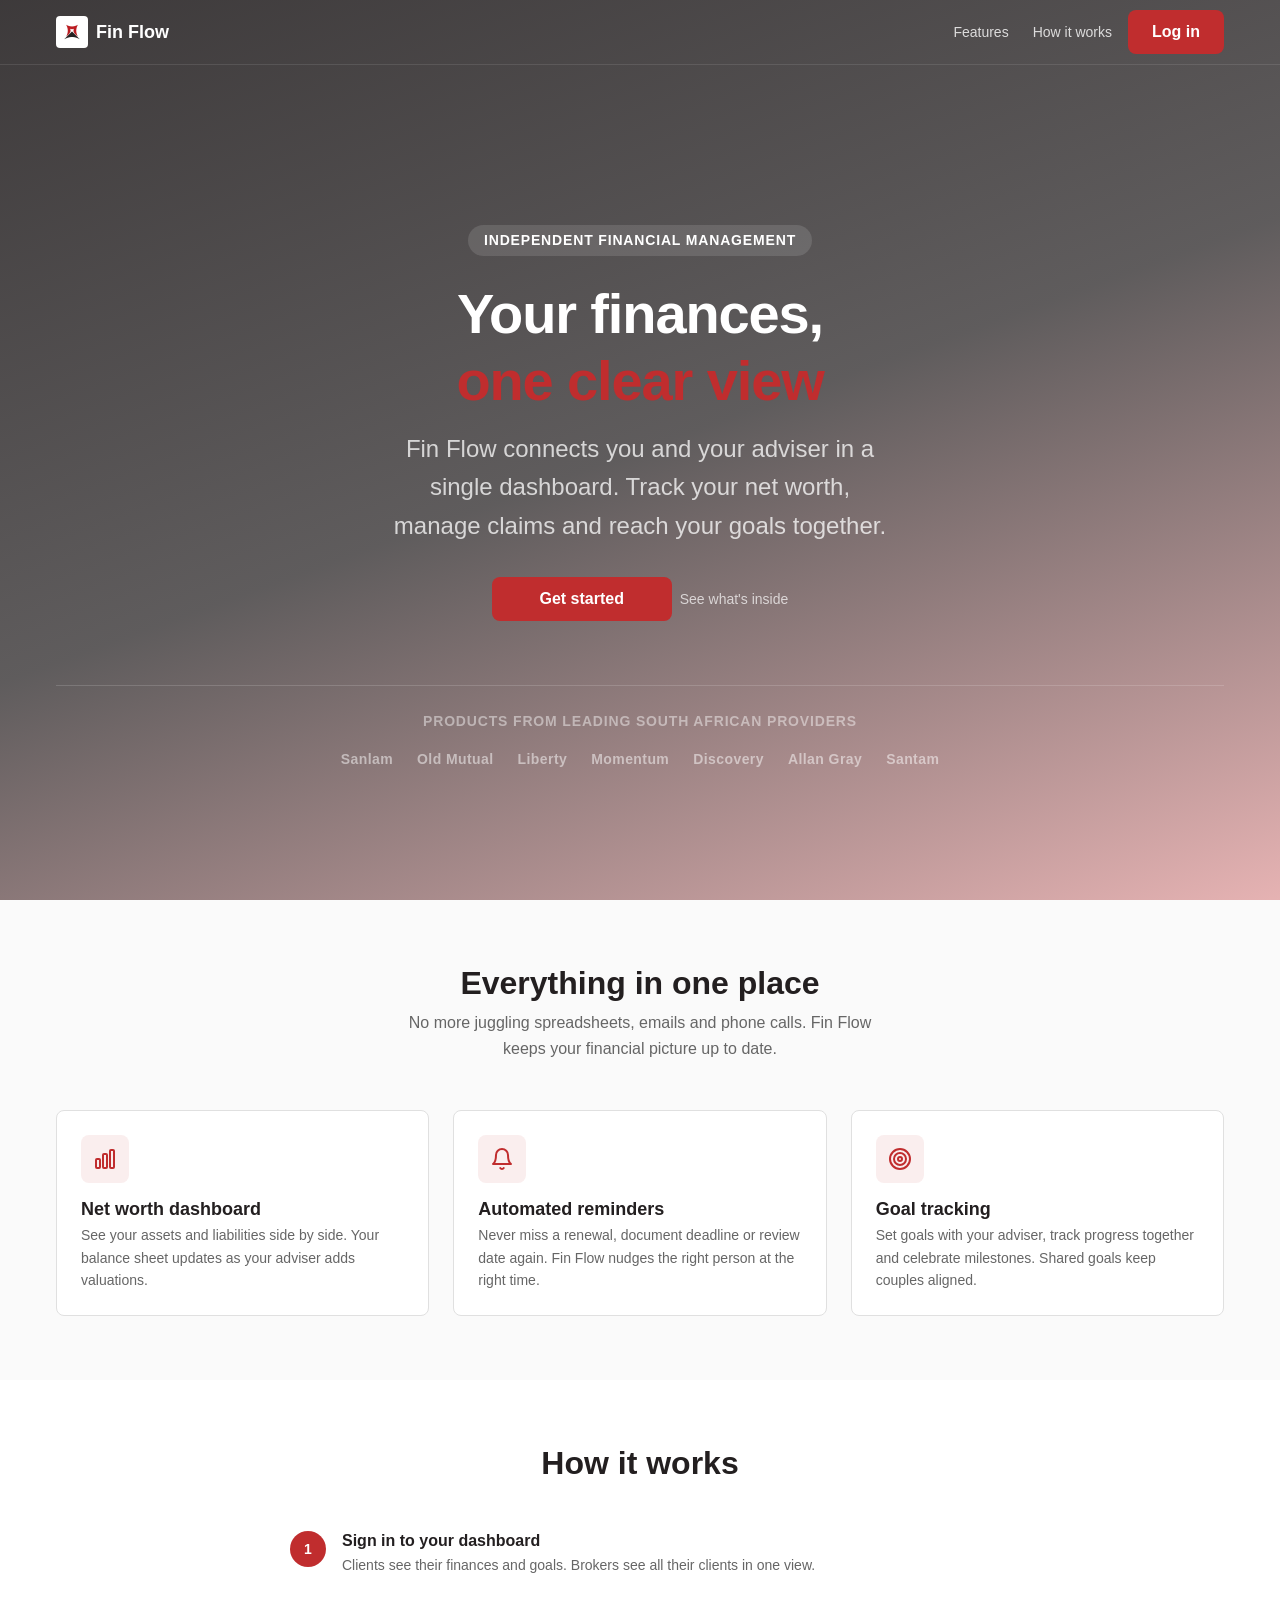
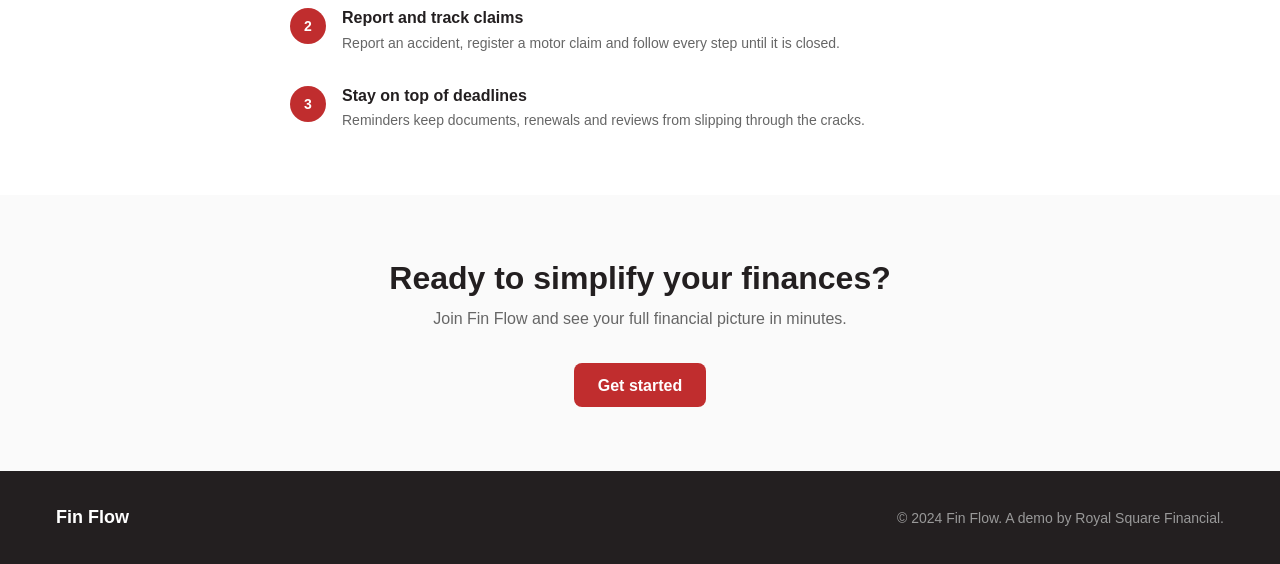
<file: index.html>
<!DOCTYPE html>
<html lang="en">
<head>
  <meta charset="UTF-8">
  <meta name="viewport" content="width=device-width, initial-scale=1.0">
  <title>Fin Flow - Financial management for advisers and clients</title>
  <meta name="description" content="Fin Flow connects independent financial advisers with their clients. Track net worth, manage claims and stay on top of goals in one place.">
  <link rel="stylesheet" href="base.css">
  <link rel="stylesheet" href="index.css">
</head>
<body>

  <!-- Header -->
  <header class="site-header">
    <div class="container header-inner">
      <a href="index.html" class="logo" aria-label="Fin Flow home">
        <img src="assets/logo.jpg" alt="Fin Flow logo">
        <span class="logo-name">Fin Flow</span>
      </a>
      <nav class="main-nav" aria-label="Main navigation">
        <a href="#features" class="nav-link">Features</a>
        <a href="#how-it-works" class="nav-link">How it works</a>
        <a href="portal.html" class="btn btn-primary">Log in</a>
      </nav>
    </div>
  </header>

  <!-- Hero -->
  <section class="hero">
    <div class="hero-overlay"></div>
    <div class="container hero-content">
      <span class="hero-badge">Independent financial management</span>
      <h1>Your finances,<br><span>one clear view</span></h1>
      <p class="hero-sub">Fin Flow connects you and your adviser in a single dashboard. Track your net worth, manage claims and reach your goals together.</p>
      <div class="hero-cta">
        <a href="portal.html" class="btn btn-primary">Get started</a>
        <a href="#features" class="btn-secondary">See what's inside</a>
      </div>
      <div class="hero-trust">
        <p class="hero-trust-label">Products from leading South African providers</p>
        <div class="trust-logos">
          <span>Sanlam</span>
          <span>Old Mutual</span>
          <span>Liberty</span>
          <span>Momentum</span>
          <span>Discovery</span>
          <span>Allan Gray</span>
          <span>Santam</span>
        </div>
      </div>
    </div>
  </section>

  <!-- Features -->
  <section class="features" id="features">
    <div class="container">
      <div class="features-heading">
        <h2>Everything in one place</h2>
        <p>No more juggling spreadsheets, emails and phone calls. Fin Flow keeps your financial picture up to date.</p>
      </div>
      <div class="feature-grid">
        <div class="feature-card">
          <div class="feature-icon" aria-hidden="true">
            <svg width="24" height="24" viewBox="0 0 24 24" fill="none" stroke="currentColor" stroke-width="2" stroke-linecap="round" stroke-linejoin="round">
              <rect x="3" y="12" width="4" height="9" rx="1"/>
              <rect x="10" y="7" width="4" height="14" rx="1"/>
              <rect x="17" y="3" width="4" height="18" rx="1"/>
            </svg>
          </div>
          <h3>Net worth dashboard</h3>
          <p>See your assets and liabilities side by side. Your balance sheet updates as your adviser adds valuations.</p>
        </div>
        <div class="feature-card">
          <div class="feature-icon" aria-hidden="true">
            <svg width="24" height="24" viewBox="0 0 24 24" fill="none" stroke="currentColor" stroke-width="2" stroke-linecap="round" stroke-linejoin="round">
              <path d="M18 8A6 6 0 0 0 6 8c0 7-3 9-3 9h18s-3-2-3-9"/>
              <path d="M13.73 21a2 2 0 0 1-3.46 0"/>
            </svg>
          </div>
          <h3>Automated reminders</h3>
          <p>Never miss a renewal, document deadline or review date again. Fin Flow nudges the right person at the right time.</p>
        </div>
        <div class="feature-card">
          <div class="feature-icon" aria-hidden="true">
            <svg width="24" height="24" viewBox="0 0 24 24" fill="none" stroke="currentColor" stroke-width="2" stroke-linecap="round" stroke-linejoin="round">
              <circle cx="12" cy="12" r="10"/>
              <circle cx="12" cy="12" r="6"/>
              <circle cx="12" cy="12" r="2"/>
            </svg>
          </div>
          <h3>Goal tracking</h3>
          <p>Set goals with your adviser, track progress together and celebrate milestones. Shared goals keep couples aligned.</p>
        </div>
      </div>
    </div>
  </section>

  <!-- How it works -->
  <section class="how-it-works" id="how-it-works">
    <div class="container">
      <h2>How it works</h2>
      <div class="steps">
        <div class="step">
          <div class="step-number" aria-hidden="true">1</div>
          <div>
            <h3>Sign in to your dashboard</h3>
            <p>Clients see their finances and goals. Brokers see all their clients in one view.</p>
          </div>
        </div>
        <div class="step">
          <div class="step-number" aria-hidden="true">2</div>
          <div>
            <h3>Report and track claims</h3>
            <p>Report an accident, register a motor claim and follow every step until it is closed.</p>
          </div>
        </div>
        <div class="step">
          <div class="step-number" aria-hidden="true">3</div>
          <div>
            <h3>Stay on top of deadlines</h3>
            <p>Reminders keep documents, renewals and reviews from slipping through the cracks.</p>
          </div>
        </div>
      </div>
    </div>
  </section>

  <!-- Final CTA -->
  <section class="final-cta">
    <div class="container">
      <h2>Ready to simplify your finances?</h2>
      <p>Join Fin Flow and see your full financial picture in minutes.</p>
      <a href="portal.html" class="btn btn-primary">Get started</a>
    </div>
  </section>

  <!-- Footer -->
  <footer class="site-footer">
    <div class="container footer-inner">
      <span class="footer-logo">Fin Flow</span>
      <span class="footer-copy">&copy; 2024 Fin Flow. A demo by Royal Square Financial.</span>
    </div>
  </footer>

  <script src="data.js"></script>
  <script src="index.js"></script>
</body>
</html>
</file>
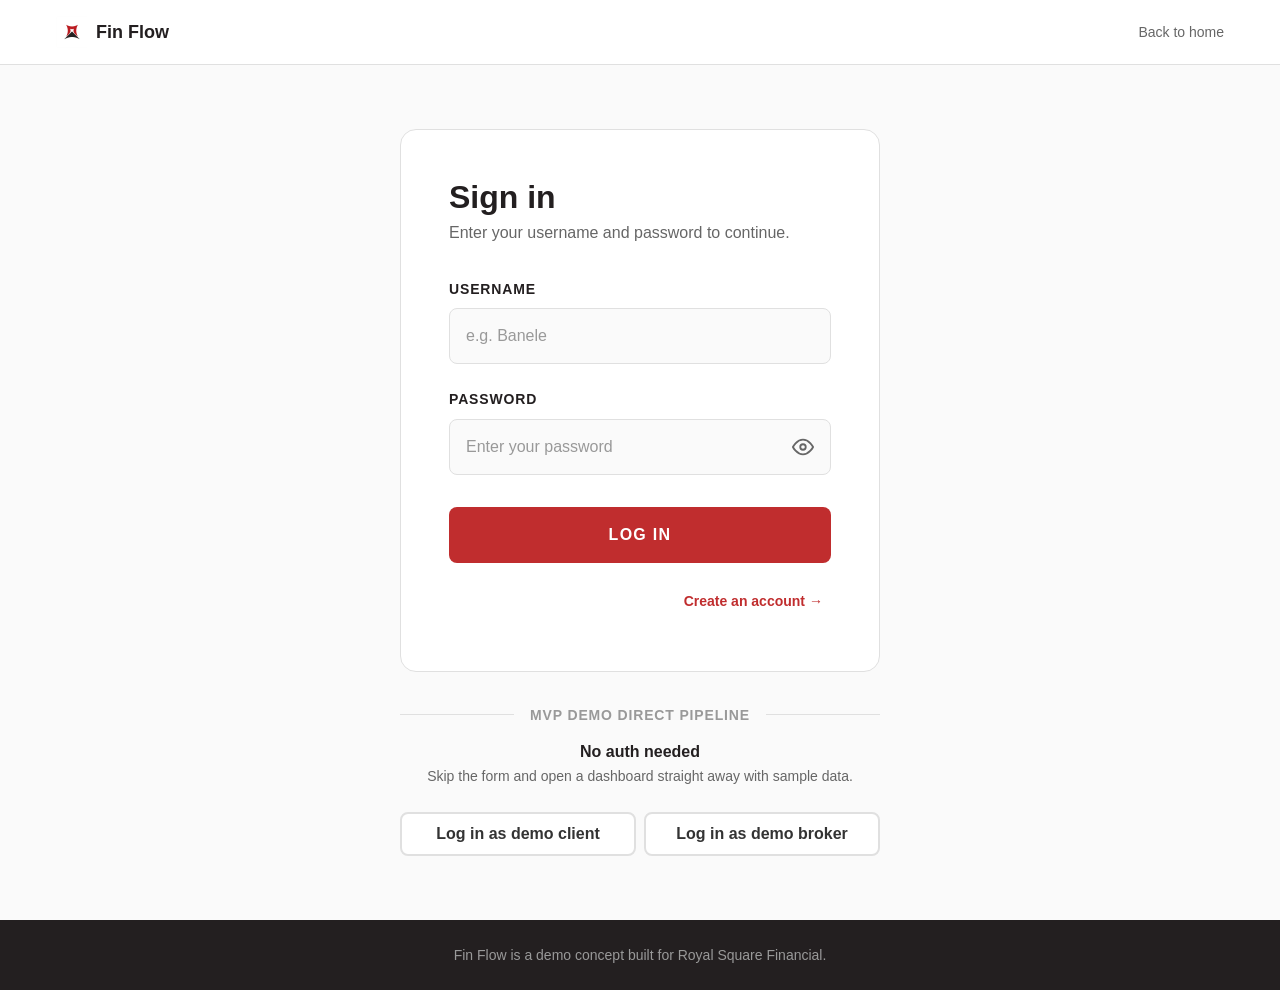
<file: dashboard-broker.html>
<!DOCTYPE html>
<html lang="en">
<head>
  <meta charset="UTF-8">
  <meta name="viewport" content="width=device-width, initial-scale=1.0">
  <title>Broker dashboard - Fin Flow</title>
  <meta name="description" content="The Fin Flow broker dashboard. Manage clients, claims, reminders and providers in one place.">
  <link rel="stylesheet" href="base.css">
  <link rel="stylesheet" href="dashboard-broker.css">
</head>
<body class="broker-body">

  <!-- Top bar -->
  <header class="broker-header">
    <a href="index.html" class="logo" aria-label="Fin Flow home">
      <img src="assets/logo.jpg" alt="Fin Flow logo">
      <span class="logo-name">Fin Flow</span>
    </a>

    <div class="header-actions">
      <!-- The demo clock, so reminders can be made to fire in front of judges -->
      <div class="demo-clock">
        <span class="demo-clock-label">Demo date</span>
        <span class="demo-clock-value" id="demoDateValue">Loading</span>
      </div>
      <button type="button" class="btn btn-outline btn-small" id="btnSkipAhead">Skip ahead a month</button>
      <button type="button" class="btn-text" id="btnResetClock">Reset</button>

      <div class="broker-identity">
        <span class="broker-name" id="brokerName"></span>
        <span class="header-role" id="headerRole"></span>
        <button type="button" class="btn-text" id="btnSignOut">Sign out</button>
      </div>
    </div>
  </header>

  <div class="broker-layout">

    <!-- Sidebar -->
    <nav class="side-nav" aria-label="Dashboard navigation">
      <button class="nav-btn" data-tab="clients" aria-selected="true">
        <svg viewBox="0 0 24 24" fill="none" stroke="currentColor" stroke-width="2" stroke-linecap="round" stroke-linejoin="round" aria-hidden="true">
          <path d="M17 21v-2a4 4 0 0 0-4-4H5a4 4 0 0 0-4 4v2"/>
          <circle cx="9" cy="7" r="4"/>
          <path d="M23 21v-2a4 4 0 0 0-3-3.87"/>
          <path d="M16 3.13a4 4 0 0 1 0 7.75"/>
        </svg>
        <span>Clients</span>
      </button>
      <button class="nav-btn" data-tab="claims" aria-selected="false">
        <svg viewBox="0 0 24 24" fill="none" stroke="currentColor" stroke-width="2" stroke-linecap="round" stroke-linejoin="round" aria-hidden="true">
          <path d="M14 2H6a2 2 0 0 0-2 2v16a2 2 0 0 0 2 2h12a2 2 0 0 0 2-2V8z"/>
          <polyline points="14 2 14 8 20 8"/>
          <line x1="16" y1="13" x2="8" y2="13"/>
          <line x1="16" y1="17" x2="8" y2="17"/>
        </svg>
        <span>Claims</span>
      </button>
      <button class="nav-btn" data-tab="reminders" aria-selected="false">
        <svg viewBox="0 0 24 24" fill="none" stroke="currentColor" stroke-width="2" stroke-linecap="round" stroke-linejoin="round" aria-hidden="true">
          <circle cx="12" cy="12" r="10"/>
          <polyline points="12 6 12 12 16 14"/>
        </svg>
        <span>Reminders</span>
      </button>
      <button class="nav-btn" data-tab="notifications" aria-selected="false">
        <svg viewBox="0 0 24 24" fill="none" stroke="currentColor" stroke-width="2" stroke-linecap="round" stroke-linejoin="round" aria-hidden="true">
          <path d="M18 8A6 6 0 0 0 6 8c0 7-3 9-3 9h18s-3-2-3-9"/>
          <path d="M13.73 21a2 2 0 0 1-3.46 0"/>
        </svg>
        <span>Alerts</span>
        <span class="nav-badge" id="alertCount" hidden>0</span>
      </button>
      <button class="nav-btn" data-tab="providers" aria-selected="false">
        <svg viewBox="0 0 24 24" fill="none" stroke="currentColor" stroke-width="2" stroke-linecap="round" stroke-linejoin="round" aria-hidden="true">
          <path d="M3 21h18"/>
          <path d="M5 21V7l7-4 7 4v14"/>
          <path d="M10 21v-6h4v6"/>
        </svg>
        <span>Providers</span>
      </button>
    </nav>

    <!-- Screens -->
    <main class="main-content">

      <section class="screen active" id="screen-clients">
        <h1 class="screen-title">Clients</h1>
        <p class="screen-subtitle">Every client you advise, with their outstanding documents and open claims.</p>
        <div class="placeholder">
          <p>The client list goes here, one row per client with their document and claim counts. Selecting a row opens the client detail with their net worth summary and goals.</p>
        </div>
      </section>

      <section class="screen" id="screen-claims">
        <h1 class="screen-title">Claims</h1>
        <p class="screen-subtitle">Advance each claim through its ten steps on the insurer's behalf.</p>
        <div class="placeholder">
          <p>The claims list goes here, followed by the claim tracker with the button that moves a claim on one step.</p>
        </div>
      </section>

      <section class="screen" id="screen-reminders">
        <h1 class="screen-title">Reminders</h1>
        <p class="screen-subtitle">Rules that decide who gets nudged, and when.</p>
        <div class="placeholder">
          <p>The reminder rules table goes here, with a trigger date, recurrence and recipient on each row. Skip ahead above moves the demo date so a rule fires.</p>
        </div>
      </section>

      <section class="screen" id="screen-notifications">
        <h1 class="screen-title">Notifications</h1>
        <p class="screen-subtitle">Reminders that have fired for you, on or before the demo date.</p>
        <div class="placeholder">
          <p>The broker notification feed goes here, showing every reminder addressed to the broker or to both parties.</p>
        </div>
      </section>

      <section class="screen" id="screen-providers">
        <h1 class="screen-title">Provider directory</h1>
        <p class="screen-subtitle">Contact details for every provider the firm places business with.</p>
        <div class="placeholder">
          <p>The provider directory goes here, listing each provider with its category, claims line and website.</p>
        </div>
      </section>

    </main>
  </div>

  <script src="data.js"></script>
  <script src="dashboard-broker.js"></script>
</body>
</html>
</file>
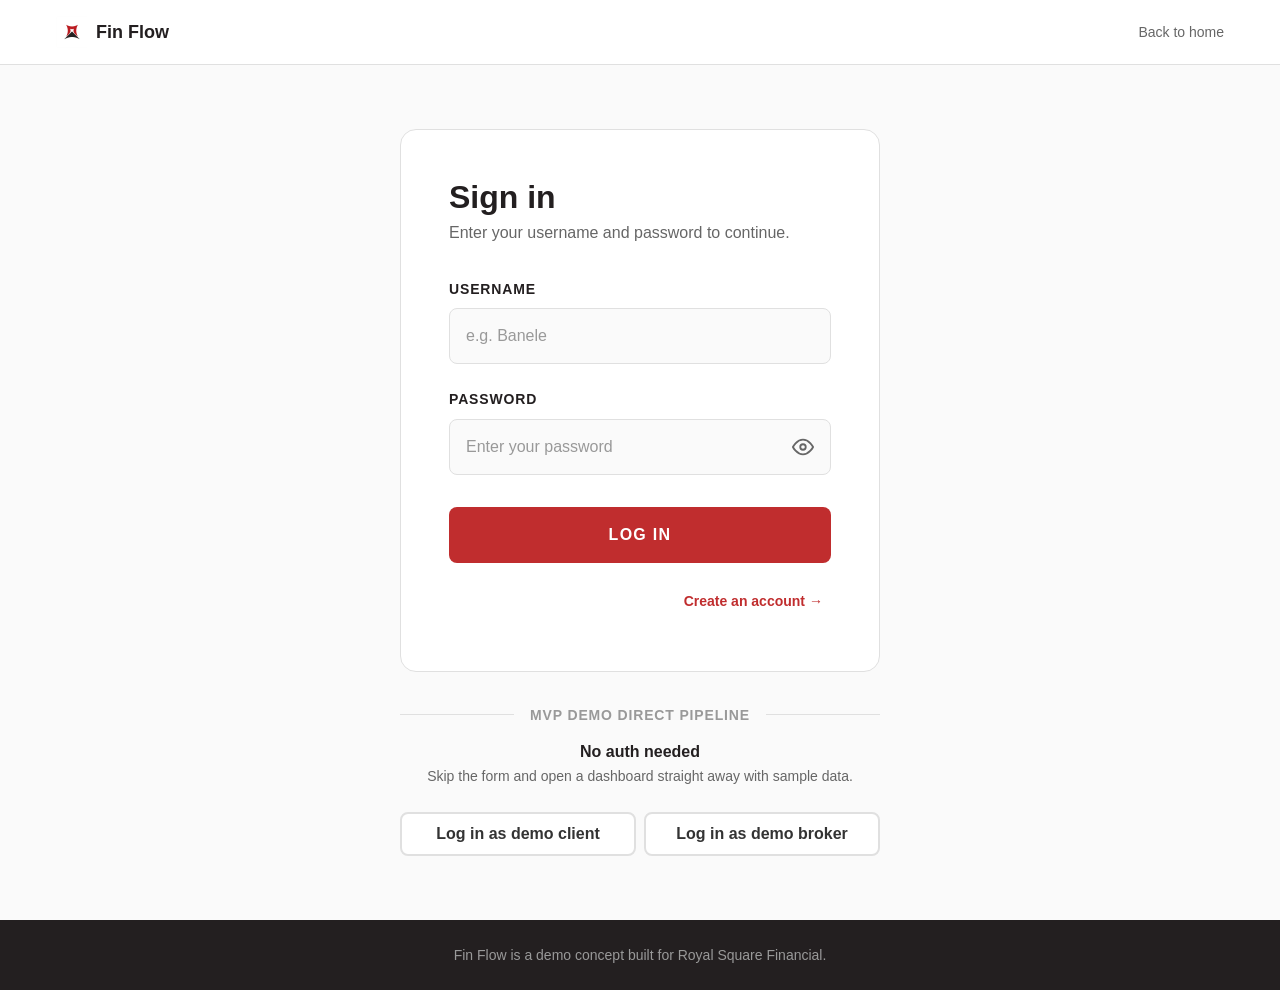
<file: dashboard-client.html>
<!DOCTYPE html>
<html lang="en">
<head>
  <meta charset="UTF-8">
  <meta name="viewport" content="width=device-width, initial-scale=1.0">
  <title>Fin Flow - Client dashboard</title>
  <link rel="stylesheet" href="base.css">
  <link rel="stylesheet" href="dashboard-client.css">
</head>
<body>
  <div class="dashboard">

    <!-- Top bar -->
    <header class="dashboard-header">
      <a href="index.html" class="header-logo" aria-label="Fin Flow home">
        <img src="assets/logo.jpg" alt="Fin Flow logo">
        <span class="header-title">Fin Flow</span>
      </a>

      <div class="header-actions">
        <button class="header-bell" data-tab="notifications" aria-label="View notifications">
          <svg viewBox="0 0 24 24" fill="none" stroke="currentColor" stroke-width="2" stroke-linecap="round" stroke-linejoin="round">
            <path d="M18 8A6 6 0 0 0 6 8c0 7-3 9-3 9h18s-3-2-3-9"/>
            <path d="M13.73 21a2 2 0 0 1-3.46 0"/>
          </svg>
          <span class="bell-badge" id="bellBadge" hidden></span>
        </button>

        <div class="header-identity">
          <span class="header-user" id="headerUser"></span>
          <span class="header-role" id="headerRole"></span>
          <button type="button" class="btn-text" id="btnSignOut">Sign out</button>
        </div>
      </div>
    </header>

    <div class="dashboard-layout">

      <nav class="tab-bar" aria-label="Dashboard navigation">
        <button class="tab-btn" data-tab="home" aria-selected="true">
          <svg viewBox="0 0 24 24" fill="none" stroke="currentColor" stroke-width="2" stroke-linecap="round" stroke-linejoin="round">
            <path d="M3 9l9-7 9 7v11a2 2 0 0 1-2 2H5a2 2 0 0 1-2-2z"/>
            <polyline points="9 22 9 12 15 12 15 22"/>
          </svg>
          <span>Home</span>
        </button>
        <button class="tab-btn" data-tab="goals" aria-selected="false">
          <svg viewBox="0 0 24 24" fill="none" stroke="currentColor" stroke-width="2" stroke-linecap="round" stroke-linejoin="round">
            <circle cx="12" cy="12" r="10"/>
            <circle cx="12" cy="12" r="6"/>
            <circle cx="12" cy="12" r="2"/>
          </svg>
          <span>Goals</span>
        </button>
        <button class="tab-btn" data-tab="claims" aria-selected="false">
          <svg viewBox="0 0 24 24" fill="none" stroke="currentColor" stroke-width="2" stroke-linecap="round" stroke-linejoin="round">
            <path d="M14 2H6a2 2 0 0 0-2 2v16a2 2 0 0 0 2 2h12a2 2 0 0 0 2-2V8z"/>
            <polyline points="14 2 14 8 20 8"/>
            <line x1="16" y1="13" x2="8" y2="13"/>
            <line x1="16" y1="17" x2="8" y2="17"/>
            <polyline points="10 9 9 9 8 9"/>
          </svg>
          <span>Claims</span>
        </button>
        <button class="tab-btn" data-tab="requests" aria-selected="false">
          <svg viewBox="0 0 24 24" fill="none" stroke="currentColor" stroke-width="2" stroke-linecap="round" stroke-linejoin="round">
            <rect x="3" y="3" width="18" height="18" rx="2" ry="2"/>
            <line x1="12" y1="8" x2="12" y2="16"/>
            <line x1="8" y1="12" x2="16" y2="12"/>
          </svg>
          <span>Requests</span>
        </button>
        <button class="tab-btn" data-tab="notifications" aria-selected="false">
          <svg viewBox="0 0 24 24" fill="none" stroke="currentColor" stroke-width="2" stroke-linecap="round" stroke-linejoin="round">
            <path d="M18 8A6 6 0 0 0 6 8c0 7-3 9-3 9h18s-3-2-3-9"/>
            <path d="M13.73 21a2 2 0 0 1-3.46 0"/>
          </svg>
          <span>Alerts</span>
        </button>
      </nav>

      <!-- Main content -->
    <main class="main-content">

      <!-- HOME SCREEN -->
      <section class="screen active" id="screen-home">
        <p class="greeting">Welcome back,</p>
        <h1 class="greeting-name" id="homeName"></h1>

        <div class="net-worth-display">
          <p class="net-worth-label">Your net worth</p>
          <p class="net-worth-amount" id="homeNetWorth"></p>
        </div>

        <div class="summary-row">
          <div class="summary-card">
            <p class="summary-card-label">Total assets</p>
            <p class="summary-card-value assets" id="homeAssets"></p>
          </div>
          <div class="summary-card">
            <p class="summary-card-label">Total liabilities</p>
            <p class="summary-card-value liabilities" id="homeLiabilities"></p>
          </div>
        </div>

        <div class="chart-container">
          <h3 class="chart-title">Assets vs liabilities</h3>
          <div class="bar-chart" id="homeChart"></div>
        </div>

        <h3 class="section-heading">
          <svg viewBox="0 0 24 24" fill="none" stroke="currentColor" stroke-width="2" stroke-linecap="round" stroke-linejoin="round">
            <path d="M14 2H6a2 2 0 0 0-2 2v16a2 2 0 0 0 2 2h12a2 2 0 0 0 2-2V8z"/>
            <polyline points="14 2 14 8 20 8"/>
          </svg>
          Outstanding documents
        </h3>
        <div class="document-list" id="homeDocuments"></div>
      </section>

      <!-- GOALS SCREEN -->
      <section class="screen" id="screen-goals">
        <h1 class="screen-title">Your goals</h1>
        <p class="screen-subtitle">Track progress towards what matters most.</p>
        <div class="goals-list" id="goalsList"></div>
      </section>

      <!-- CLAIMS SCREEN -->
      <section class="screen" id="screen-claims">
        <div id="claimsListView">
          <h1 class="screen-title">Claims</h1>
          <p class="screen-subtitle">Report an accident, register a claim or track existing claims.</p>
          <div class="claims-top-bar">
            <a href="portal.html" class="btn btn-outline" style="display:none"></a>
            <button class="btn btn-primary" id="btnReportAccident">Report an accident</button>
            <button class="btn btn-outline" id="btnRegisterClaim">Register a motor claim</button>
          </div>
          <div id="claimsList"></div>
        </div>

        <!-- Report an accident -->
        <div id="claimsReportView" hidden>
          <button class="back-link" id="backFromReport">
            <svg viewBox="0 0 24 24" fill="none" stroke="currentColor" stroke-width="2" stroke-linecap="round" stroke-linejoin="round"><polyline points="15 18 9 12 15 6"/></svg>
            Back to claims
          </button>
          <h1 class="screen-title">Report an accident</h1>
          <p class="screen-subtitle">Complete this checklist at the scene. Your answers are saved automatically.</p>

          <div class="police-reminder">
            <svg viewBox="0 0 24 24" fill="none" stroke="currentColor" stroke-width="2" stroke-linecap="round" stroke-linejoin="round">
              <circle cx="12" cy="12" r="10"/>
              <line x1="12" y1="8" x2="12" y2="12"/>
              <line x1="12" y1="16" x2="12.01" y2="16"/>
            </svg>
            <div>
              <strong>Report to the police within 48 hours.</strong> You need a case number to register your claim with the insurer. Visit your nearest police station or call 10111.
            </div>
          </div>

          <ul class="checklist" id="sceneChecklist"></ul>
          <button class="btn btn-primary" id="btnContinueToClaim" style="width:100%">Continue to register claim</button>
        </div>

        <!-- Register a motor claim -->
        <div id="claimsRegisterView" hidden>
          <button class="back-link" id="backFromRegister">
            <svg viewBox="0 0 24 24" fill="none" stroke="currentColor" stroke-width="2" stroke-linecap="round" stroke-linejoin="round"><polyline points="15 18 9 12 15 6"/></svg>
            Back to claims
          </button>
          <h1 class="screen-title">Register a motor claim</h1>
          <p class="screen-subtitle">Fill in the details below. We will pass them to your insurer.</p>

          <form id="claimForm" novalidate>
            <!-- Insurer -->
            <div class="form-section">
              <h3 class="form-section-title">Insurer</h3>
              <div class="form-group">
                <label class="form-label" for="claimInsurer">Select your insurer</label>
                <select class="form-select" id="claimInsurer" required>
                  <option value="">Choose an insurer</option>
                </select>
              </div>
            </div>

            <!-- Incident details -->
            <div class="form-section">
              <h3 class="form-section-title">Incident details</h3>
              <div class="form-group">
                <label class="form-label" for="claimDate">Date of incident</label>
                <input type="date" class="form-input" id="claimDate" required>
              </div>
              <div class="form-group">
                <label class="form-label" for="claimTime">Time of incident</label>
                <input type="time" class="form-input" id="claimTime" required>
              </div>
              <div class="form-group">
                <label class="form-label" for="claimDescription">Describe what happened</label>
                <textarea class="form-textarea" id="claimDescription" rows="3" required placeholder="What happened, where and how"></textarea>
              </div>
            </div>

            <!-- Police -->
            <div class="form-section">
              <h3 class="form-section-title">Police notification</h3>
              <div class="form-group">
                <label class="form-label">Were the police notified?</label>
                <div class="form-radio-group">
                  <label class="form-radio-label">
                    <input type="radio" name="policeNotified" value="yes"> Yes
                  </label>
                  <label class="form-radio-label">
                    <input type="radio" name="policeNotified" value="no" checked> No
                  </label>
                </div>
              </div>
              <div class="form-group" id="caseNumberGroup" hidden>
                <label class="form-label" for="caseNumber">Police case number</label>
                <input type="text" class="form-input" id="caseNumber" placeholder="e.g. CAS 123/10/2024">
              </div>
            </div>

            <!-- Witnesses -->
            <div class="form-section">
              <h3 class="form-section-title">Witnesses</h3>
              <div class="form-group">
                <label class="form-label" for="witnessDetails">Witness names and contact details</label>
                <textarea class="form-textarea" id="witnessDetails" rows="2" placeholder="Name, phone number or email"></textarea>
              </div>
              <div class="form-group">
                <label class="form-label">Was a witness statement taken?</label>
                <div class="form-radio-group">
                  <label class="form-radio-label">
                    <input type="radio" name="witnessStatement" value="yes"> Yes
                  </label>
                  <label class="form-radio-label">
                    <input type="radio" name="witnessStatement" value="no" checked> No
                  </label>
                </div>
              </div>
            </div>

            <!-- Driver -->
            <div class="form-section">
              <h3 class="form-section-title">Driver details</h3>
              <div class="form-group">
                <label class="form-label" for="driverName">Who was driving?</label>
                <input type="text" class="form-input" id="driverName" required placeholder="Full name">
              </div>
              <div class="form-group">
                <label class="form-label">Vehicle use at time of incident</label>
                <div class="form-radio-group">
                  <label class="form-radio-label">
                    <input type="radio" name="vehicleUse" value="personal" checked> Personal
                  </label>
                  <label class="form-radio-label">
                    <input type="radio" name="vehicleUse" value="business"> Business
                  </label>
                </div>
              </div>
            </div>

            <!-- Other vehicles -->
            <div class="form-section">
              <h3 class="form-section-title">Other vehicles or property</h3>
              <div class="form-group">
                <label class="form-label" for="otherVehicles">Details of other vehicles or property involved</label>
                <textarea class="form-textarea" id="otherVehicles" rows="2" placeholder="Make, model, colour, registration"></textarea>
              </div>
            </div>

            <!-- Third party -->
            <div class="form-section">
              <h3 class="form-section-title">Third party details</h3>
              <div class="form-group">
                <label class="form-label" for="tpName">Third party name</label>
                <input type="text" class="form-input" id="tpName" placeholder="Full name or company">
              </div>
              <div class="form-group">
                <label class="form-label" for="tpLicence">Licence number</label>
                <input type="text" class="form-input" id="tpLicence" placeholder="Driver's licence number">
              </div>
              <div class="form-group">
                <label class="form-label" for="tpRegistration">Vehicle registration</label>
                <input type="text" class="form-input" id="tpRegistration" placeholder="e.g. GP 123-456">
              </div>
              <div class="form-group">
                <label class="form-label" for="tpInsurer">Third party insurer</label>
                <input type="text" class="form-input" id="tpInsurer" placeholder="e.g. Outsurance">
              </div>
              <div class="form-group">
                <label class="form-label" for="tpPolicy">Third party policy number</label>
                <input type="text" class="form-input" id="tpPolicy" placeholder="If available">
              </div>
            </div>

            <!-- Photos -->
            <div class="form-section">
              <h3 class="form-section-title">Photos and documents</h3>
              <div class="form-group">
                <label class="form-label">Upload photos of vehicles, damage, road surface, registration discs and licences</label>
                <div class="photo-upload-area" id="photoUploadArea">
                  <svg viewBox="0 0 24 24" fill="none" stroke="currentColor" stroke-width="2" stroke-linecap="round" stroke-linejoin="round">
                    <rect x="3" y="3" width="18" height="18" rx="2" ry="2"/>
                    <circle cx="8.5" cy="8.5" r="1.5"/>
                    <polyline points="21 15 16 10 5 21"/>
                  </svg>
                  <p>Tap to upload photos</p>
                  <input type="file" id="photoInput" accept="image/*" multiple>
                </div>
                <div class="photo-previews" id="photoPreviews"></div>
              </div>
              <div class="form-group">
                <label class="form-label">Driver's licence photo</label>
                <div class="photo-upload-area" id="licenceUploadArea">
                  <svg viewBox="0 0 24 24" fill="none" stroke="currentColor" stroke-width="2" stroke-linecap="round" stroke-linejoin="round">
                    <rect x="3" y="3" width="18" height="18" rx="2" ry="2"/>
                    <circle cx="8.5" cy="8.5" r="1.5"/>
                    <polyline points="21 15 16 10 5 21"/>
                  </svg>
                  <p>Tap to upload driver's licence</p>
                  <input type="file" id="licenceInput" accept="image/*">
                </div>
                <div class="photo-previews" id="licencePreviews"></div>
              </div>
              <div class="form-group">
                <label class="form-label">Sketch of the accident scene</label>
                <div class="photo-upload-area" id="sketchUploadArea">
                  <svg viewBox="0 0 24 24" fill="none" stroke="currentColor" stroke-width="2" stroke-linecap="round" stroke-linejoin="round">
                    <rect x="3" y="3" width="18" height="18" rx="2" ry="2"/>
                    <circle cx="8.5" cy="8.5" r="1.5"/>
                    <polyline points="21 15 16 10 5 21"/>
                  </svg>
                  <p>Tap to upload a sketch</p>
                  <input type="file" id="sketchInput" accept="image/*">
                </div>
                <div class="photo-previews" id="sketchPreviews"></div>
              </div>
            </div>

            <button type="submit" class="btn btn-primary" style="width:100%">Submit claim</button>
          </form>
        </div>

        <!-- Claim tracker -->
        <div id="claimsTrackerView" hidden>
          <button class="back-link" id="backFromTracker">
            <svg viewBox="0 0 24 24" fill="none" stroke="currentColor" stroke-width="2" stroke-linecap="round" stroke-linejoin="round"><polyline points="15 18 9 12 15 6"/></svg>
            Back to claims
          </button>
          <h1 class="screen-title" id="trackerTitle">Claim tracker</h1>
          <p class="screen-subtitle" id="trackerSubtitle"></p>
          <div class="tracker" id="claimTracker"></div>
        </div>

        <!-- Claim submitted success -->
        <div id="claimsSuccessView" hidden>
          <div class="success-message">
            <svg viewBox="0 0 24 24" fill="none" stroke="currentColor" stroke-width="2" stroke-linecap="round" stroke-linejoin="round">
              <path d="M22 11.08V12a10 10 0 1 1-5.93-9.14"/>
              <polyline points="22 4 12 14.01 9 11.01"/>
            </svg>
            <h3>Claim submitted</h3>
            <p>Your claim has been registered. Your broker will review it and submit it to the insurer.</p>
            <button class="btn btn-primary" id="btnBackToClaims">Back to claims</button>
          </div>
        </div>
      </section>

      <!-- REQUESTS SCREEN -->
      <section class="screen" id="screen-requests">
        <div id="requestsListView">
          <h1 class="screen-title">Requests</h1>
          <p class="screen-subtitle">Send a request to your adviser. We will handle the rest.</p>
          <div class="requests-grid" id="requestsGrid"></div>
        </div>

        <!-- Individual request form -->
        <div id="requestFormView" hidden>
          <button class="back-link" id="backFromRequest">
            <svg viewBox="0 0 24 24" fill="none" stroke="currentColor" stroke-width="2" stroke-linecap="round" stroke-linejoin="round"><polyline points="15 18 9 12 15 6"/></svg>
            Back to requests
          </button>
          <h1 class="screen-title" id="requestFormTitle"></h1>
          <p class="screen-subtitle" id="requestFormDesc"></p>
          <form id="requestForm" novalidate></form>
        </div>

        <!-- Request submitted success -->
        <div id="requestsSuccessView" hidden>
          <div class="success-message">
            <svg viewBox="0 0 24 24" fill="none" stroke="currentColor" stroke-width="2" stroke-linecap="round" stroke-linejoin="round">
              <path d="M22 11.08V12a10 10 0 1 1-5.93-9.14"/>
              <polyline points="22 4 12 14.01 9 11.01"/>
            </svg>
            <h3>Request submitted</h3>
            <p id="requestSuccessMsg">Your adviser will process this and get back to you.</p>
            <button class="btn btn-primary" id="btnBackToRequests">Back to requests</button>
          </div>
        </div>
      </section>

      <!-- NOTIFICATIONS SCREEN -->
      <section class="screen" id="screen-notifications">
        <h1 class="screen-title">Notifications</h1>
        <p class="screen-subtitle">Reminders and updates from your adviser.</p>
        <div class="notification-list" id="notificationsList"></div>
      </section>

    </main>

    </div>
  </div>

  <script src="data.js"></script>
  <script src="dashboard-client.js"></script>
</body>
</html>
</file>
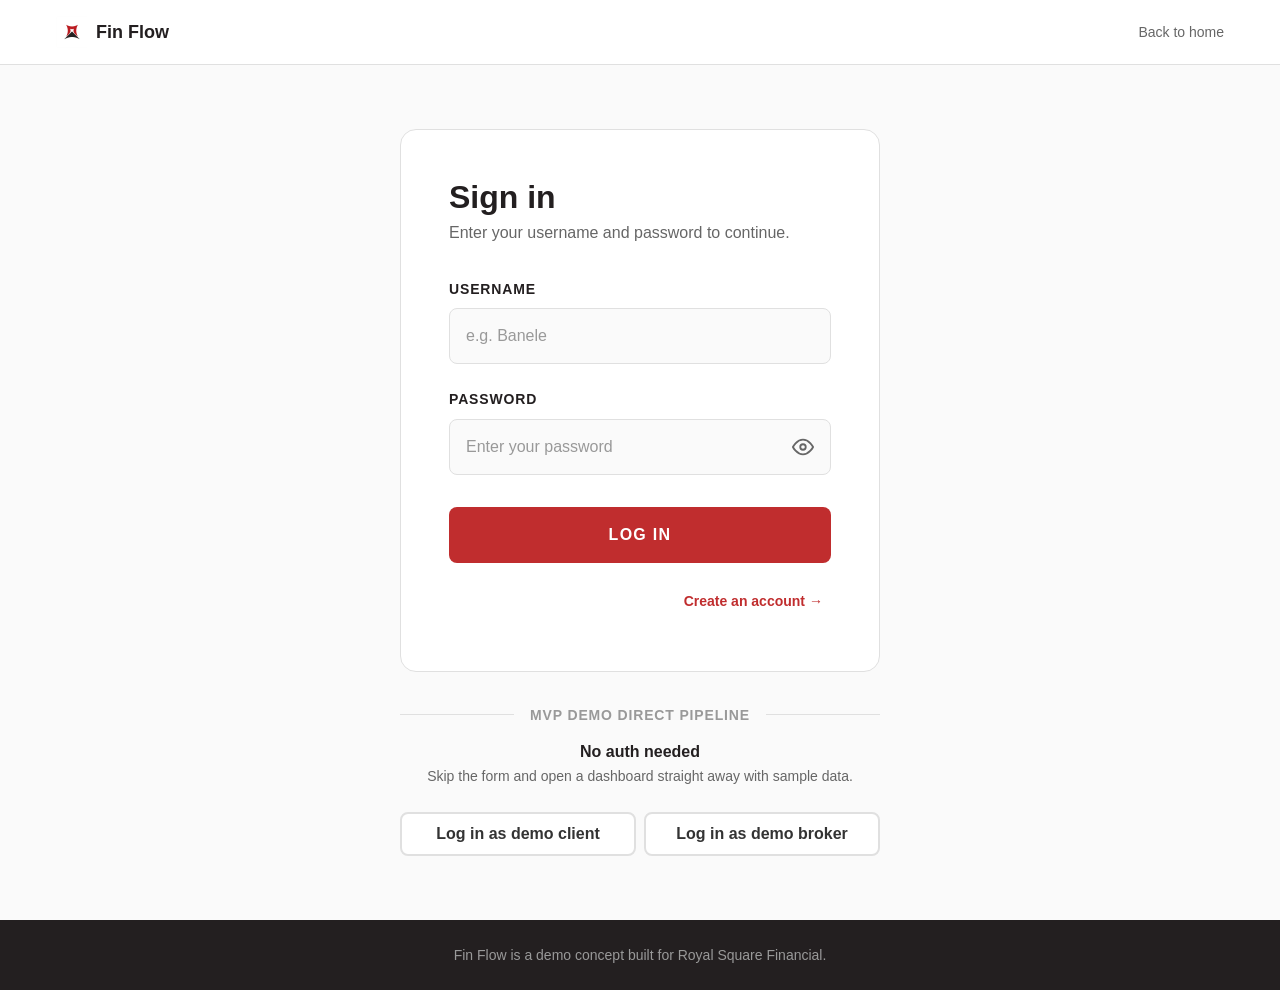
<file: portal.html>
<!DOCTYPE html>
<html lang="en">
<head>
  <meta charset="UTF-8">
  <meta name="viewport" content="width=device-width, initial-scale=1.0">
  <title>Sign in to Fin Flow</title>
  <meta name="description" content="Sign in to Fin Flow to see your net worth, goals and claims, or create an account.">
  <link rel="stylesheet" href="base.css">
  <link rel="stylesheet" href="portal.css">
</head>
<body class="portal-body">

  <!-- Header -->
  <header class="portal-header">
    <div class="container header-inner">
      <a href="index.html" class="logo" aria-label="Fin Flow home">
        <img src="assets/logo.jpg" alt="Fin Flow logo">
        <span class="logo-name">Fin Flow</span>
      </a>
      <a href="index.html" class="back-link">Back to home</a>
    </div>
  </header>

  <main class="portal-main">
    <div class="portal-shell">

      <div class="portal-card">

        <!-- Sign in -->
        <div id="signin-panel">
          <h1 class="card-heading">Sign in</h1>
          <p class="card-copy">Enter your username and password to continue.</p>

          <form id="signin-form" class="portal-form">
            <div class="field">
              <label for="signin-username">Username</label>
              <input type="text" id="signin-username" name="username" autocomplete="username" placeholder="e.g. Banele" required>
            </div>

            <div class="field">
              <label for="signin-password">Password</label>
              <div class="password-wrap">
                <input type="password" id="signin-password" name="password" autocomplete="current-password" placeholder="Enter your password" required>
                <button type="button" class="password-toggle" data-toggle-for="signin-password" aria-label="Show password" aria-pressed="false">
                  <svg class="icon-eye" viewBox="0 0 24 24" fill="none" stroke="currentColor" stroke-width="2" stroke-linecap="round" stroke-linejoin="round" aria-hidden="true" focusable="false">
                    <path d="M1 12s4-8 11-8 11 8 11 8-4 8-11 8-11-8-11-8z"></path>
                    <circle cx="12" cy="12" r="3"></circle>
                  </svg>
                  <svg class="icon-eye-off" viewBox="0 0 24 24" fill="none" stroke="currentColor" stroke-width="2" stroke-linecap="round" stroke-linejoin="round" aria-hidden="true" focusable="false" hidden>
                    <path d="M17.94 17.94A10.07 10.07 0 0 1 12 20c-7 0-11-8-11-8a18.45 18.45 0 0 1 5.06-5.94M9.9 4.24A9.12 9.12 0 0 1 12 4c7 0 11 8 11 8a18.5 18.5 0 0 1-2.16 3.19"></path>
                    <path d="M9.88 9.88a3 3 0 1 0 4.24 4.24"></path>
                    <line x1="1" y1="1" x2="23" y2="23"></line>
                  </svg>
                </button>
              </div>
            </div>

            <button type="submit" class="btn btn-primary btn-block btn-wide">Log in</button>
          </form>

          <p class="form-note" id="signin-note" role="status" aria-live="polite"></p>

          <div class="card-footer">
            <button type="button" id="show-signup" class="corner-link">Create an account <span aria-hidden="true">&rarr;</span></button>
          </div>
        </div>

        <!-- Create account -->
        <div id="signup-panel" hidden>
          <h1 class="card-heading">Create an account</h1>
          <p class="card-copy">Your adviser links your policies once you have signed up.</p>

          <form id="signup-form" class="portal-form">
            <div class="field">
              <label for="signup-name">Full name</label>
              <input type="text" id="signup-name" name="name" autocomplete="name" placeholder="e.g. Thandi Mokoena" required>
            </div>

            <div class="field">
              <label for="signup-email">Email address</label>
              <input type="email" id="signup-email" name="email" autocomplete="email" placeholder="e.g. thandi@example.com" required>
            </div>

            <div class="field">
              <label for="signup-password">Password</label>
              <div class="password-wrap">
                <input type="password" id="signup-password" name="password" autocomplete="new-password" placeholder="Choose a password" required>
                <button type="button" class="password-toggle" data-toggle-for="signup-password" aria-label="Show password" aria-pressed="false">
                  <svg class="icon-eye" viewBox="0 0 24 24" fill="none" stroke="currentColor" stroke-width="2" stroke-linecap="round" stroke-linejoin="round" aria-hidden="true" focusable="false">
                    <path d="M1 12s4-8 11-8 11 8 11 8-4 8-11 8-11-8-11-8z"></path>
                    <circle cx="12" cy="12" r="3"></circle>
                  </svg>
                  <svg class="icon-eye-off" viewBox="0 0 24 24" fill="none" stroke="currentColor" stroke-width="2" stroke-linecap="round" stroke-linejoin="round" aria-hidden="true" focusable="false" hidden>
                    <path d="M17.94 17.94A10.07 10.07 0 0 1 12 20c-7 0-11-8-11-8a18.45 18.45 0 0 1 5.06-5.94M9.9 4.24A9.12 9.12 0 0 1 12 4c7 0 11 8 11 8a18.5 18.5 0 0 1-2.16 3.19"></path>
                    <path d="M9.88 9.88a3 3 0 1 0 4.24 4.24"></path>
                    <line x1="1" y1="1" x2="23" y2="23"></line>
                  </svg>
                </button>
              </div>
            </div>

            <button type="submit" class="btn btn-primary btn-block btn-wide">Create account</button>
          </form>

          <p class="form-note" id="signup-note" role="status" aria-live="polite"></p>

          <div class="card-footer">
            <button type="button" id="show-signin" class="corner-link"><span aria-hidden="true">&larr;</span> Back to sign in</button>
          </div>
        </div>

      </div>

      <!-- Demo pipeline -->
      <section class="demo" aria-labelledby="demo-heading">
        <div class="demo-divider">
          <span>MVP demo direct pipeline</span>
        </div>
        <h2 id="demo-heading" class="demo-heading">No auth needed</h2>
        <p class="demo-copy">Skip the form and open a dashboard straight away with sample data.</p>
        <div class="demo-buttons">
          <button type="button" class="btn btn-outline btn-block" data-demo-role="client">Log in as demo client</button>
          <button type="button" class="btn btn-outline btn-block" data-demo-role="broker">Log in as demo broker</button>
        </div>
      </section>

    </div>
  </main>

  <footer class="portal-footer">
    <div class="container">
      <p>Fin Flow is a demo concept built for Royal Square Financial.</p>
    </div>
  </footer>

  <script src="data.js"></script>
  <script src="portal.js"></script>
</body>
</html>
</file>
<file: base.css>
/* ── Colour tokens ── */
:root {
  --crimson: #C02D2E;
  --crimson-hover: #a12425;
  --black: #231F20;
  --offwhite: #FAFAFA;
  --charcoal: #333333;

  /* Tints for borders, cards and subtle backgrounds */
  --grey-100: #f0f0f0;
  --grey-200: #e0e0e0;
  --grey-400: #999999;
  --grey-600: #666666;

  /* Spacing scale */
  --space-xs: 0.25rem;
  --space-sm: 0.5rem;
  --space-md: 1rem;
  --space-lg: 1.5rem;
  --space-xl: 2rem;
  --space-2xl: 3rem;
  --space-3xl: 4rem;

  /* Typography */
  --font-family: -apple-system, BlinkMacSystemFont, "Segoe UI", Roboto, Oxygen,
    Ubuntu, Cantarell, "Helvetica Neue", Arial, sans-serif;
  --font-size-sm: 0.875rem;
  --font-size-base: 1rem;
  --font-size-lg: 1.125rem;
  --font-size-xl: 1.5rem;
  --font-size-2xl: 2rem;
  --font-size-3xl: 2.5rem;
  --line-height: 1.6;

  /* Layout */
  --max-width: 1200px;
  --border-radius: 0.5rem;
}

/* ── Reset ── */
*,
*::before,
*::after {
  box-sizing: border-box;
  margin: 0;
  padding: 0;
}

html {
  scroll-behavior: smooth;
  -webkit-text-size-adjust: 100%;
}

body {
  font-family: var(--font-family);
  font-size: var(--font-size-base);
  line-height: var(--line-height);
  color: var(--charcoal);
  background-color: var(--offwhite);
  min-height: 100vh;
}

img {
  max-width: 100%;
  height: auto;
  display: block;
}

a {
  color: var(--charcoal);
  text-decoration: none;
}

a:hover {
  color: var(--crimson);
}

h1, h2, h3, h4, h5, h6 {
  color: var(--black);
  line-height: 1.2;
}

button {
  font-family: inherit;
  font-size: inherit;
  cursor: pointer;
  border: none;
  background: none;
}

/* ── Common components ── */
.btn {
  display: inline-flex;
  align-items: center;
  justify-content: center;
  padding: var(--space-sm) var(--space-lg);
  min-height: 44px;
  min-width: 44px;
  font-size: var(--font-size-base);
  font-weight: 600;
  border-radius: var(--border-radius);
  transition: background-color 0.2s, color 0.2s, transform 0.1s;
  text-align: center;
  text-decoration: none;
}

.btn:active {
  transform: scale(0.98);
}

.btn-primary {
  background-color: var(--crimson);
  color: #fff;
}

.btn-primary:hover {
  background-color: var(--crimson-hover);
  color: #fff;
}

.btn-primary:focus-visible {
  outline: 3px solid var(--crimson);
  outline-offset: 2px;
}

.btn-outline {
  background-color: transparent;
  color: var(--charcoal);
  border: 2px solid var(--grey-200);
}

.btn-outline:hover {
  border-color: var(--crimson);
  color: var(--crimson);
}

.btn-outline:focus-visible {
  outline: 3px solid var(--crimson);
  outline-offset: 2px;
}

.container {
  width: 100%;
  max-width: var(--max-width);
  margin: 0 auto;
  padding-inline: var(--space-md);
}

/* ── Accessibility ── */
.sr-only {
  position: absolute;
  width: 1px;
  height: 1px;
  padding: 0;
  margin: -1px;
  overflow: hidden;
  clip: rect(0, 0, 0, 0);
  white-space: nowrap;
  border: 0;
}

:focus-visible {
  outline: 3px solid var(--crimson);
  outline-offset: 2px;
}
</file>
<file: index.css>
/* ── Landing page ── */

/* Header */
.site-header {
  position: fixed;
  top: 0;
  left: 0;
  right: 0;
  z-index: 100;
  background-color: transparent;
  border-bottom: 1px solid rgba(255, 255, 255, 0.1);
  transition: background-color 0.3s, border-color 0.3s;
}

.site-header.scrolled {
  background-color: var(--offwhite);
  border-bottom-color: var(--grey-200);
}

.site-header.scrolled .logo-name,
.site-header.scrolled .nav-link {
  color: var(--black);
}

.site-header.scrolled .nav-link:hover {
  color: var(--crimson);
}

.header-inner {
  display: flex;
  align-items: center;
  justify-content: space-between;
  height: 3.5rem;
}

.logo {
  display: flex;
  align-items: center;
  gap: var(--space-sm);
}

.logo img {
  width: 32px;
  height: 32px;
  border-radius: 4px;
}

.logo-name {
  font-size: var(--font-size-lg);
  font-weight: 700;
  color: #fff;
}

.main-nav {
  display: flex;
  align-items: center;
  gap: var(--space-sm);
}

.nav-link {
  display: none;
  font-size: var(--font-size-sm);
  font-weight: 500;
  color: rgba(255, 255, 255, 0.8);
  padding: var(--space-xs) var(--space-sm);
  min-height: 44px;
  align-items: center;
}

.nav-link:hover {
  color: #fff;
}

/* Hero */
.hero {
  position: relative;
  min-height: 100vh;
  display: flex;
  align-items: center;
  justify-content: center;
  text-align: center;
  background-image: url('https://images.unsplash.com/photo-1580060839134-75a5edca2e99?w=1920&q=80');
  background-size: cover;
  background-position: center 40%;
  background-repeat: no-repeat;
  overflow: hidden;
}

.hero-overlay {
  position: absolute;
  inset: 0;
  background: linear-gradient(
    160deg,
    rgba(35, 31, 32, 0.88) 0%,
    rgba(35, 31, 32, 0.72) 50%,
    rgba(192, 45, 46, 0.35) 100%
  );
  z-index: 1;
}

.hero-content {
  position: relative;
  z-index: 2;
  padding-block: calc(3.5rem + var(--space-xl)) var(--space-xl);
}

.hero-badge {
  display: inline-block;
  font-size: var(--font-size-sm);
  font-weight: 600;
  color: #fff;
  background-color: rgba(255, 255, 255, 0.12);
  padding: var(--space-xs) var(--space-md);
  border-radius: 100px;
  margin-bottom: var(--space-lg);
  letter-spacing: 0.06em;
  text-transform: uppercase;
}

.hero h1 {
  font-size: var(--font-size-2xl);
  font-weight: 800;
  margin-bottom: var(--space-md);
  letter-spacing: -0.02em;
  color: #fff;
}

.hero h1 span {
  color: var(--crimson);
}

.hero-sub {
  font-size: var(--font-size-lg);
  color: rgba(255, 255, 255, 0.75);
  max-width: 500px;
  margin: 0 auto var(--space-xl);
}

.hero-cta {
  display: flex;
  flex-direction: column;
  align-items: center;
  gap: var(--space-sm);
}

.hero-cta .btn {
  width: 100%;
  max-width: 280px;
}

.hero-cta .btn-secondary {
  font-size: var(--font-size-sm);
  color: rgba(255, 255, 255, 0.7);
  min-height: 44px;
  display: inline-flex;
  align-items: center;
}

.hero-cta .btn-secondary:hover {
  color: #fff;
}

/* Hero trust strip */
.hero-trust {
  margin-top: var(--space-3xl);
  padding-top: var(--space-lg);
  border-top: 1px solid rgba(255, 255, 255, 0.15);
}

.hero-trust-label {
  font-size: var(--font-size-sm);
  color: rgba(255, 255, 255, 0.45);
  text-transform: uppercase;
  letter-spacing: 0.06em;
  font-weight: 600;
  margin-bottom: var(--space-md);
}

.trust-logos {
  display: flex;
  flex-wrap: wrap;
  justify-content: center;
  gap: var(--space-sm) var(--space-lg);
}

.trust-logos span {
  font-size: var(--font-size-sm);
  font-weight: 700;
  color: rgba(255, 255, 255, 0.5);
  letter-spacing: 0.03em;
}

/* Features */
.features {
  padding: var(--space-3xl) 0;
}

.features-heading {
  text-align: center;
  margin-bottom: var(--space-2xl);
}

.features-heading h2 {
  font-size: var(--font-size-xl);
  margin-bottom: var(--space-sm);
}

.features-heading p {
  color: var(--grey-600);
  max-width: 480px;
  margin: 0 auto;
}

.feature-grid {
  display: grid;
  gap: var(--space-lg);
}

.feature-card {
  background: #fff;
  border: 1px solid var(--grey-200);
  border-radius: var(--border-radius);
  padding: var(--space-lg);
  transition: transform 0.25s ease, box-shadow 0.25s ease, border-color 0.25s ease;
}

.feature-card:hover {
  transform: translateY(-6px);
  box-shadow: 0 12px 28px rgba(35, 31, 32, 0.1);
  border-color: var(--grey-400);
}

.feature-icon {
  width: 48px;
  height: 48px;
  border-radius: var(--border-radius);
  background-color: rgba(192, 45, 46, 0.08);
  display: flex;
  align-items: center;
  justify-content: center;
  margin-bottom: var(--space-md);
  color: var(--crimson);
  transition: background-color 0.25s ease;
}

.feature-card:hover .feature-icon {
  background-color: var(--crimson);
  color: #fff;
}

.feature-card h3 {
  font-size: var(--font-size-lg);
  margin-bottom: var(--space-xs);
}

.feature-card p {
  font-size: var(--font-size-sm);
  color: var(--grey-600);
}

/* How it works */
.how-it-works {
  padding: var(--space-3xl) 0;
  background: #fff;
}

.how-it-works h2 {
  text-align: center;
  font-size: var(--font-size-xl);
  margin-bottom: var(--space-2xl);
}

.steps {
  display: grid;
  gap: var(--space-xl);
  max-width: 600px;
  margin: 0 auto;
}

.step {
  display: flex;
  gap: var(--space-md);
  align-items: flex-start;
}

.step-number {
  flex-shrink: 0;
  width: 36px;
  height: 36px;
  border-radius: 50%;
  background-color: var(--crimson);
  color: #fff;
  font-weight: 700;
  font-size: var(--font-size-sm);
  display: flex;
  align-items: center;
  justify-content: center;
}

.step h3 {
  font-size: var(--font-size-base);
  margin-bottom: var(--space-xs);
}

.step p {
  font-size: var(--font-size-sm);
  color: var(--grey-600);
}

/* Final CTA */
.final-cta {
  padding: var(--space-3xl) 0;
  text-align: center;
}

.final-cta h2 {
  font-size: var(--font-size-xl);
  margin-bottom: var(--space-sm);
}

.final-cta p {
  color: var(--grey-600);
  margin-bottom: var(--space-xl);
}

/* Footer */
.site-footer {
  background-color: var(--black);
  color: #fff;
  padding: var(--space-xl) 0;
}

.footer-inner {
  display: flex;
  flex-direction: column;
  align-items: center;
  gap: var(--space-md);
  text-align: center;
}

.footer-logo {
  font-size: var(--font-size-lg);
  font-weight: 700;
  color: #fff;
}

.footer-copy {
  font-size: var(--font-size-sm);
  color: var(--grey-400);
}

/* ── Tablet: 768px+ ── */
@media (min-width: 768px) {
  .hero h1 {
    font-size: var(--font-size-3xl);
  }

  .hero-cta {
    flex-direction: row;
    justify-content: center;
  }

  .hero-cta .btn {
    width: auto;
    min-width: 180px;
  }

  .feature-grid {
    grid-template-columns: repeat(3, 1fr);
  }

  .steps {
    max-width: 700px;
  }

  .nav-link {
    display: flex;
  }
}

/* ── Desktop: 1280px+ ── */
@media (min-width: 1280px) {
  .header-inner {
    height: 4rem;
  }

  .hero-content {
    padding-top: calc(4rem + var(--space-3xl));
  }

  .hero h1 {
    font-size: 3.5rem;
  }

  .hero-sub {
    font-size: var(--font-size-xl);
  }

  .hero-trust {
    margin-top: var(--space-3xl);
  }

  .features-heading h2,
  .how-it-works h2,
  .final-cta h2 {
    font-size: var(--font-size-2xl);
  }

  .footer-inner {
    flex-direction: row;
    justify-content: space-between;
  }
}
</file>
<file: dashboard-broker.css>
/* ── Broker dashboard ── */
/* Built for a 1280px desk first, then narrowed with max-width queries */

.broker-body {
  background-color: var(--offwhite);
}

/* Top bar */
.broker-header {
  position: sticky;
  top: 0;
  z-index: 50;
  display: flex;
  align-items: center;
  justify-content: space-between;
  gap: var(--space-lg);
  height: 4rem;
  padding-inline: var(--space-lg);
  background-color: #fff;
  border-bottom: 1px solid var(--grey-200);
}

.logo {
  display: flex;
  align-items: center;
  gap: var(--space-sm);
}

.logo img {
  width: 32px;
  height: 32px;
  border-radius: 4px;
}

.logo-name {
  font-size: var(--font-size-lg);
  font-weight: 700;
  color: var(--black);
}

.header-actions {
  display: flex;
  align-items: center;
  gap: var(--space-md);
}

/* Demo clock */
.demo-clock {
  display: flex;
  flex-direction: column;
  line-height: 1.2;
}

.demo-clock-label {
  font-size: 0.75rem;
  font-weight: 700;
  color: var(--grey-400);
  text-transform: uppercase;
  letter-spacing: 0.06em;
}

.demo-clock-value {
  font-size: var(--font-size-sm);
  font-weight: 600;
  color: var(--black);
}

.btn-small {
  min-height: 44px;
  padding: var(--space-xs) var(--space-md);
  font-size: var(--font-size-sm);
}

.btn-text {
  min-height: 44px;
  padding: var(--space-xs) var(--space-sm);
  font-size: var(--font-size-sm);
  font-weight: 600;
  color: var(--grey-600);
  border-radius: var(--border-radius);
}

.btn-text:hover {
  color: var(--crimson);
}

.header-role {
  padding: 2px var(--space-sm);
  font-size: 0.7rem;
  font-weight: 700;
  text-transform: uppercase;
  letter-spacing: 0.06em;
  color: var(--crimson);
  background-color: rgba(192, 45, 46, 0.08);
  border-radius: 100px;
  white-space: nowrap;
}

.broker-identity {
  display: flex;
  align-items: center;
  gap: var(--space-sm);
  padding-left: var(--space-md);
  border-left: 1px solid var(--grey-200);
}

.broker-name {
  font-size: var(--font-size-sm);
  font-weight: 600;
  color: var(--black);
}

/* Layout */
.broker-layout {
  display: grid;
  grid-template-columns: 240px 1fr;
  align-items: start;
}

/* Sidebar */
.side-nav {
  position: sticky;
  top: 4rem;
  display: flex;
  flex-direction: column;
  gap: var(--space-xs);
  height: calc(100vh - 4rem);
  padding: var(--space-lg) var(--space-md);
  background-color: #fff;
  border-right: 1px solid var(--grey-200);
}

.nav-btn {
  display: flex;
  align-items: center;
  gap: var(--space-md);
  width: 100%;
  min-height: 44px;
  padding: var(--space-sm) var(--space-md);
  font-size: var(--font-size-base);
  font-weight: 600;
  color: var(--charcoal);
  text-align: left;
  border-radius: var(--border-radius);
}

.nav-btn svg {
  width: 20px;
  height: 20px;
  flex-shrink: 0;
}

.nav-btn:hover {
  background-color: var(--grey-100);
}

.nav-btn[aria-selected="true"] {
  background-color: rgba(192, 45, 46, 0.08);
  color: var(--crimson);
}

.nav-badge {
  margin-left: auto;
  min-width: 22px;
  padding: 0 var(--space-xs);
  font-size: 0.75rem;
  font-weight: 700;
  line-height: 22px;
  text-align: center;
  color: #fff;
  background-color: var(--crimson);
  border-radius: 100px;
}

/* Screens */
.main-content {
  padding: var(--space-2xl);
  min-width: 0;
}

.screen {
  display: none;
  max-width: 1000px;
}

.screen.active {
  display: block;
}

.screen-title {
  font-size: var(--font-size-2xl);
  margin-bottom: var(--space-xs);
}

.screen-subtitle {
  color: var(--grey-600);
  margin-bottom: var(--space-xl);
}

/* Marks a screen another teammate is still building */
.placeholder {
  padding: var(--space-xl);
  background-color: #fff;
  border: 1px dashed var(--grey-200);
  border-radius: var(--border-radius);
}

.placeholder p {
  color: var(--grey-600);
  max-width: 60ch;
}

/* ── Laptop: under 1024px ── */
@media (max-width: 1023px) {
  .broker-layout {
    grid-template-columns: 200px 1fr;
  }

  .main-content {
    padding: var(--space-xl);
  }
}

/* ── Phone and small tablet: under 768px ── */
@media (max-width: 767px) {
  .broker-header {
    height: auto;
    flex-wrap: wrap;
    gap: var(--space-sm);
    padding: var(--space-sm) var(--space-md);
  }

  .header-actions {
    width: 100%;
    flex-wrap: wrap;
    gap: var(--space-sm);
  }

  .broker-identity {
    margin-left: auto;
    padding-left: var(--space-sm);
  }

  .broker-layout {
    grid-template-columns: 1fr;
  }

  /* The sidebar becomes a scrolling row of tabs above the content */
  .side-nav {
    position: static;
    flex-direction: row;
    height: auto;
    gap: var(--space-xs);
    padding: var(--space-sm);
    overflow-x: auto;
    border-right: none;
    border-bottom: 1px solid var(--grey-200);
  }

  .nav-btn {
    flex-direction: column;
    gap: var(--space-xs);
    width: auto;
    min-width: 72px;
    padding: var(--space-xs);
    font-size: 0.75rem;
    text-align: center;
  }

  .nav-badge {
    margin-left: 0;
  }

  .main-content {
    padding: var(--space-lg) var(--space-md);
  }

  .screen-title {
    font-size: var(--font-size-xl);
  }
}
</file>
<file: dashboard-client.css>
/* ── Client dashboard ── */

/* ── Layout ── */
/*
  Mobile first. A fixed top bar with a tab bar along the bottom of a phone,
  becoming the same top bar and sidebar the broker dashboard uses from 768px.
*/
.dashboard {
  min-height: 100vh;
  /* Room for the tab bar fixed to the bottom */
  padding-bottom: 4rem;
}

/* ── Top bar ── */
.dashboard-header {
  position: fixed;
  top: 0;
  left: 0;
  right: 0;
  z-index: 100;
  display: flex;
  align-items: center;
  justify-content: space-between;
  gap: var(--space-sm);
  height: 3.5rem;
  padding-inline: var(--space-md);
  background: #fff;
  border-bottom: 1px solid var(--grey-200);
}

.header-logo {
  display: flex;
  align-items: center;
  gap: var(--space-sm);
  min-width: 0;
}

.header-logo img {
  width: 28px;
  height: 28px;
  border-radius: 4px;
  flex-shrink: 0;
}

.header-title {
  font-size: var(--font-size-base);
  font-weight: 700;
  color: var(--black);
  white-space: nowrap;
}

.header-actions {
  display: flex;
  align-items: center;
  gap: var(--space-sm);
}

.header-bell {
  position: relative;
  display: flex;
  align-items: center;
  justify-content: center;
  width: 44px;
  height: 44px;
  border-radius: var(--border-radius);
  color: var(--charcoal);
  flex-shrink: 0;
}

.header-bell:hover {
  color: var(--crimson);
}

.header-bell svg {
  width: 22px;
  height: 22px;
}

.bell-badge {
  position: absolute;
  top: 8px;
  right: 8px;
  width: 10px;
  height: 10px;
  background: var(--crimson);
  border-radius: 50%;
  border: 2px solid #fff;
}

.header-identity {
  display: flex;
  align-items: center;
  gap: var(--space-xs);
}

/* The name needs room a 360px phone does not have, so it starts hidden */
.header-user {
  display: none;
  font-size: var(--font-size-sm);
  font-weight: 600;
  color: var(--black);
  white-space: nowrap;
}

.header-role {
  padding: 2px var(--space-sm);
  font-size: 0.7rem;
  font-weight: 700;
  text-transform: uppercase;
  letter-spacing: 0.06em;
  color: var(--crimson);
  background-color: rgba(192, 45, 46, 0.08);
  border-radius: 100px;
  white-space: nowrap;
}

.btn-text {
  min-height: 44px;
  padding: var(--space-xs) var(--space-sm);
  font-size: var(--font-size-sm);
  font-weight: 600;
  color: var(--grey-600);
  border-radius: var(--border-radius);
  white-space: nowrap;
}

.btn-text:hover {
  color: var(--crimson);
}

@media (min-width: 480px) {
  .header-user {
    display: inline;
  }

  .header-identity {
    gap: var(--space-sm);
    padding-left: var(--space-sm);
    border-left: 1px solid var(--grey-200);
  }
}

/* ── Navigation ── */
.tab-bar {
  position: fixed;
  bottom: 0;
  left: 0;
  right: 0;
  z-index: 100;
  display: flex;
  height: 4rem;
  background: #fff;
  border-top: 1px solid var(--grey-200);
}

.tab-btn {
  flex: 1;
  display: flex;
  flex-direction: column;
  align-items: center;
  justify-content: center;
  gap: 2px;
  padding: var(--space-xs);
  font-size: 0.65rem;
  font-weight: 600;
  letter-spacing: 0.02em;
  color: var(--grey-400);
  transition: color 0.2s, background-color 0.2s;
}

.tab-btn svg {
  width: 22px;
  height: 22px;
  flex-shrink: 0;
}

.tab-btn:hover,
.tab-btn[aria-selected="true"] {
  color: var(--crimson);
}

/* ── Screens ── */
.main-content {
  margin-top: 3.5rem;
  min-width: 0;
}

.screen {
  display: none;
  padding: var(--space-lg) var(--space-md);
}

.screen.active {
  display: block;
}

.screen-title {
  font-size: var(--font-size-xl);
  font-weight: 700;
  margin-bottom: var(--space-xs);
}

.screen-subtitle {
  color: var(--grey-600);
  font-size: var(--font-size-sm);
  margin-bottom: var(--space-xl);
}

/* ── Home screen ── */
.greeting {
  font-size: var(--font-size-sm);
  color: var(--grey-600);
  margin-bottom: var(--space-xs);
}

.greeting-name {
  font-size: var(--font-size-2xl);
  font-weight: 800;
  color: var(--black);
  margin-bottom: var(--space-xs);
}

.net-worth-display {
  background: var(--black);
  color: #fff;
  border-radius: var(--border-radius);
  padding: var(--space-lg);
  margin-bottom: var(--space-lg);
  text-align: center;
}

.net-worth-label {
  font-size: var(--font-size-sm);
  color: rgba(255, 255, 255, 0.6);
  text-transform: uppercase;
  letter-spacing: 0.06em;
  font-weight: 600;
  margin-bottom: var(--space-xs);
}

.net-worth-amount {
  font-size: 2.5rem;
  font-weight: 800;
  letter-spacing: -0.02em;
}

.net-worth-amount.positive {
  color: #4ade80;
}

.net-worth-amount.negative {
  color: #f87171;
}

.summary-row {
  display: grid;
  grid-template-columns: 1fr 1fr;
  gap: var(--space-md);
  margin-bottom: var(--space-lg);
}

.summary-card {
  background: #fff;
  border: 1px solid var(--grey-200);
  border-radius: var(--border-radius);
  padding: var(--space-md);
}

.summary-card-label {
  font-size: var(--font-size-sm);
  color: var(--grey-600);
  margin-bottom: var(--space-xs);
}

.summary-card-value {
  font-size: var(--font-size-xl);
  font-weight: 700;
  color: var(--black);
}

.summary-card-value.assets {
  color: #16a34a;
}

.summary-card-value.liabilities {
  color: var(--crimson);
}

/* Balance chart */
.chart-container {
  background: #fff;
  border: 1px solid var(--grey-200);
  border-radius: var(--border-radius);
  padding: var(--space-lg);
  margin-bottom: var(--space-lg);
}

.chart-title {
  font-size: var(--font-size-base);
  font-weight: 700;
  color: var(--black);
  margin-bottom: var(--space-md);
}

.bar-chart {
  display: flex;
  flex-direction: column;
  gap: var(--space-sm);
}

.bar-row {
  display: flex;
  align-items: center;
  gap: var(--space-sm);
}

.bar-label {
  width: 100px;
  flex-shrink: 0;
  font-size: var(--font-size-sm);
  color: var(--charcoal);
  text-align: right;
}

.bar-track {
  flex: 1;
  height: 24px;
  background: var(--grey-100);
  border-radius: 4px;
  overflow: hidden;
}

.bar-fill {
  height: 100%;
  border-radius: 4px;
  transition: width 0.6s ease;
}

.bar-fill.assets {
  background: #16a34a;
}

.bar-fill.liabilities {
  background: var(--crimson);
}

.bar-value {
  width: 100px;
  flex-shrink: 0;
  font-size: var(--font-size-sm);
  font-weight: 600;
  color: var(--charcoal);
}

/* Outstanding documents */
.section-heading {
  font-size: var(--font-size-lg);
  font-weight: 700;
  color: var(--black);
  margin-bottom: var(--space-md);
  display: flex;
  align-items: center;
  gap: var(--space-sm);
}

.section-heading svg {
  width: 20px;
  height: 20px;
  color: var(--crimson);
}

.document-list {
  display: flex;
  flex-direction: column;
  gap: var(--space-sm);
}

.document-item {
  display: flex;
  align-items: center;
  justify-content: space-between;
  background: #fff;
  border: 1px solid var(--grey-200);
  border-radius: var(--border-radius);
  padding: var(--space-sm) var(--space-md);
  min-height: 44px;
}

.document-name {
  font-size: var(--font-size-sm);
  font-weight: 500;
}

.document-status {
  font-size: 0.75rem;
  font-weight: 600;
  padding: 2px 8px;
  border-radius: 100px;
}

.document-status.outstanding {
  background: rgba(192, 45, 46, 0.1);
  color: var(--crimson);
}

.document-status.received {
  background: rgba(22, 163, 74, 0.1);
  color: #16a34a;
}

/* ── Goals screen ── */
.goals-list {
  display: flex;
  flex-direction: column;
  gap: var(--space-md);
}

.goal-card {
  background: #fff;
  border: 1px solid var(--grey-200);
  border-radius: var(--border-radius);
  padding: var(--space-lg);
}

.goal-header {
  display: flex;
  justify-content: space-between;
  align-items: flex-start;
  margin-bottom: var(--space-sm);
}

.goal-name {
  font-size: var(--font-size-base);
  font-weight: 700;
  color: var(--black);
}

.goal-badge {
  font-size: 0.7rem;
  font-weight: 600;
  padding: 2px 8px;
  border-radius: 100px;
  white-space: nowrap;
}

.goal-badge.shared {
  background: rgba(59, 130, 246, 0.1);
  color: #2563eb;
}

.goal-badge.individual {
  background: var(--grey-100);
  color: var(--grey-600);
}

.goal-amounts {
  display: flex;
  justify-content: space-between;
  font-size: var(--font-size-sm);
  color: var(--grey-600);
  margin-bottom: var(--space-sm);
}

.goal-amount-current {
  font-weight: 600;
  color: var(--charcoal);
}

.goal-progress-track {
  width: 100%;
  height: 10px;
  background: var(--grey-100);
  border-radius: 100px;
  overflow: hidden;
  margin-bottom: var(--space-sm);
}

.goal-progress-fill {
  height: 100%;
  background: var(--crimson);
  border-radius: 100px;
  transition: width 0.6s ease;
  min-width: 2%;
}

.goal-footer {
  display: flex;
  justify-content: space-between;
  align-items: center;
}

.goal-percentage {
  font-size: var(--font-size-sm);
  font-weight: 700;
  color: var(--crimson);
}

.goal-deadline {
  font-size: var(--font-size-sm);
  color: var(--grey-400);
}

/* ── Claims screen ── */
.claims-top-bar {
  display: flex;
  gap: var(--space-sm);
  margin-bottom: var(--space-lg);
  flex-wrap: wrap;
}

.claims-top-bar .btn {
  flex: 1;
  min-width: 140px;
}

/* Claims list */
.claim-card {
  background: #fff;
  border: 1px solid var(--grey-200);
  border-radius: var(--border-radius);
  padding: var(--space-md);
  margin-bottom: var(--space-md);
  cursor: pointer;
  transition: border-color 0.2s;
}

.claim-card:hover {
  border-color: var(--grey-400);
}

.claim-card-header {
  display: flex;
  justify-content: space-between;
  align-items: center;
  margin-bottom: var(--space-xs);
}

.claim-card-vehicle {
  font-weight: 700;
  color: var(--black);
}

.claim-card-step {
  font-size: 0.7rem;
  font-weight: 600;
  padding: 2px 8px;
  border-radius: 100px;
  background: rgba(192, 45, 46, 0.1);
  color: var(--crimson);
}

.claim-card-insurer {
  font-size: var(--font-size-sm);
  color: var(--grey-600);
}

.claim-card-date {
  font-size: var(--font-size-sm);
  color: var(--grey-400);
  margin-top: var(--space-xs);
}

/* Scene checklist */
.checklist {
  list-style: none;
  display: flex;
  flex-direction: column;
  gap: var(--space-sm);
  margin-bottom: var(--space-lg);
}

.checklist-item {
  display: flex;
  align-items: flex-start;
  gap: var(--space-sm);
  min-height: 44px;
  font-size: var(--font-size-sm);
  color: var(--charcoal);
}

.checklist-item input[type="checkbox"] {
  width: 20px;
  height: 20px;
  margin-top: 2px;
  flex-shrink: 0;
  accent-color: var(--crimson);
}

.police-reminder {
  background: rgba(192, 45, 46, 0.06);
  border: 1px solid rgba(192, 45, 46, 0.2);
  border-radius: var(--border-radius);
  padding: var(--space-md);
  margin-bottom: var(--space-lg);
  font-size: var(--font-size-sm);
  color: var(--charcoal);
  display: flex;
  align-items: flex-start;
  gap: var(--space-sm);
}

.police-reminder svg {
  width: 20px;
  height: 20px;
  flex-shrink: 0;
  color: var(--crimson);
  margin-top: 1px;
}

/* Register claim form */
.form-section {
  margin-bottom: var(--space-xl);
}

.form-section-title {
  font-size: var(--font-size-base);
  font-weight: 700;
  color: var(--black);
  margin-bottom: var(--space-md);
  padding-bottom: var(--space-sm);
  border-bottom: 1px solid var(--grey-200);
}

.form-group {
  margin-bottom: var(--space-md);
}

.form-label {
  display: block;
  font-size: var(--font-size-sm);
  font-weight: 600;
  color: var(--charcoal);
  margin-bottom: var(--space-xs);
}

.form-input,
.form-select,
.form-textarea {
  width: 100%;
  min-height: 44px;
  padding: var(--space-sm) var(--space-md);
  font-family: inherit;
  font-size: var(--font-size-base);
  color: var(--charcoal);
  background: #fff;
  border: 1px solid var(--grey-200);
  border-radius: var(--border-radius);
  transition: border-color 0.2s;
}

.form-input:focus,
.form-select:focus,
.form-textarea:focus {
  outline: none;
  border-color: var(--crimson);
  box-shadow: 0 0 0 3px rgba(192, 45, 46, 0.1);
}

.form-textarea {
  min-height: 80px;
  resize: vertical;
}

.form-select {
  appearance: none;
  background-image: url("data:image/svg+xml,%3Csvg width='12' height='8' viewBox='0 0 12 8' fill='none' xmlns='http://www.w3.org/2000/svg'%3E%3Cpath d='M1 1.5L6 6.5L11 1.5' stroke='%23333' stroke-width='2' stroke-linecap='round' stroke-linejoin='round'/%3E%3C/svg%3E");
  background-repeat: no-repeat;
  background-position: right var(--space-md) center;
  padding-right: 2.5rem;
}

.form-radio-group {
  display: flex;
  gap: var(--space-md);
  flex-wrap: wrap;
}

.form-radio-label {
  display: flex;
  align-items: center;
  gap: var(--space-xs);
  min-height: 44px;
  font-size: var(--font-size-sm);
  cursor: pointer;
}

.form-radio-label input[type="radio"] {
  accent-color: var(--crimson);
  width: 18px;
  height: 18px;
}

/* Photo upload */
.photo-upload-area {
  border: 2px dashed var(--grey-200);
  border-radius: var(--border-radius);
  padding: var(--space-xl);
  text-align: center;
  cursor: pointer;
  transition: border-color 0.2s, background 0.2s;
  min-height: 120px;
  display: flex;
  flex-direction: column;
  align-items: center;
  justify-content: center;
  gap: var(--space-sm);
}

.photo-upload-area:hover {
  border-color: var(--crimson);
  background: rgba(192, 45, 46, 0.02);
}

.photo-upload-area svg {
  width: 32px;
  height: 32px;
  color: var(--grey-400);
}

.photo-upload-area p {
  font-size: var(--font-size-sm);
  color: var(--grey-400);
}

.photo-upload-area input[type="file"] {
  display: none;
}

.photo-previews {
  display: flex;
  flex-wrap: wrap;
  gap: var(--space-sm);
  margin-top: var(--space-md);
}

.photo-preview {
  position: relative;
  width: 80px;
  height: 80px;
  border-radius: var(--border-radius);
  overflow: hidden;
  border: 1px solid var(--grey-200);
}

.photo-preview img {
  width: 100%;
  height: 100%;
  object-fit: cover;
}

.photo-preview-remove {
  position: absolute;
  top: 2px;
  right: 2px;
  width: 22px;
  height: 22px;
  background: rgba(0, 0, 0, 0.6);
  color: #fff;
  border-radius: 50%;
  display: flex;
  align-items: center;
  justify-content: center;
  font-size: 14px;
  cursor: pointer;
  border: none;
}

/* Claim tracker */
.tracker {
  display: flex;
  flex-direction: column;
  gap: 0;
  margin-bottom: var(--space-xl);
}

.tracker-step {
  display: flex;
  gap: var(--space-md);
  padding: var(--space-md) 0;
  position: relative;
}

.tracker-step:not(:last-child)::after {
  content: '';
  position: absolute;
  left: 15px;
  top: 44px;
  bottom: 0;
  width: 2px;
  background: var(--grey-200);
}

.tracker-step.completed::after {
  background: var(--crimson);
}

.tracker-marker {
  width: 32px;
  height: 32px;
  border-radius: 50%;
  border: 2px solid var(--grey-200);
  background: #fff;
  display: flex;
  align-items: center;
  justify-content: center;
  flex-shrink: 0;
  position: relative;
  z-index: 1;
}

.tracker-step.completed .tracker-marker {
  background: var(--crimson);
  border-color: var(--crimson);
  color: #fff;
}

.tracker-step.active .tracker-marker {
  border-color: var(--crimson);
  color: var(--crimson);
  box-shadow: 0 0 0 4px rgba(192, 45, 46, 0.15);
}

.tracker-marker svg {
  width: 16px;
  height: 16px;
}

.tracker-body {
  flex: 1;
  min-width: 0;
}

.tracker-label {
  font-weight: 600;
  font-size: var(--font-size-sm);
  color: var(--black);
  margin-bottom: 2px;
}

.tracker-step.active .tracker-label {
  color: var(--crimson);
}

.tracker-description {
  font-size: var(--font-size-sm);
  color: var(--grey-600);
  margin-bottom: var(--space-xs);
}

.tracker-turn {
  display: inline-block;
  font-size: 0.7rem;
  font-weight: 600;
  padding: 2px 8px;
  border-radius: 100px;
}

.tracker-turn.client {
  background: rgba(59, 130, 246, 0.1);
  color: #2563eb;
}

.tracker-turn.broker {
  background: rgba(22, 163, 74, 0.1);
  color: #16a34a;
}

.tracker-turn.insurer {
  background: rgba(168, 85, 247, 0.1);
  color: #7c3aed;
}

/* ── Requests screen ── */
.requests-grid {
  display: grid;
  grid-template-columns: 1fr;
  gap: var(--space-md);
}

.request-type-card {
  background: #fff;
  border: 1px solid var(--grey-200);
  border-radius: var(--border-radius);
  padding: var(--space-lg);
  cursor: pointer;
  transition: border-color 0.2s, transform 0.2s;
  display: flex;
  align-items: flex-start;
  gap: var(--space-md);
}

.request-type-card:hover {
  border-color: var(--crimson);
  transform: translateY(-2px);
}

.request-type-icon {
  width: 40px;
  height: 40px;
  border-radius: var(--border-radius);
  background: rgba(192, 45, 46, 0.08);
  display: flex;
  align-items: center;
  justify-content: center;
  flex-shrink: 0;
  color: var(--crimson);
}

.request-type-icon svg {
  width: 20px;
  height: 20px;
}

.request-type-info h3 {
  font-size: var(--font-size-base);
  font-weight: 700;
  color: var(--black);
  margin-bottom: 2px;
}

.request-type-info p {
  font-size: var(--font-size-sm);
  color: var(--grey-600);
}

/* Back link */
.back-link {
  display: inline-flex;
  align-items: center;
  gap: var(--space-xs);
  font-size: var(--font-size-sm);
  font-weight: 600;
  color: var(--grey-600);
  min-height: 44px;
  margin-bottom: var(--space-md);
  cursor: pointer;
}

.back-link:hover {
  color: var(--crimson);
}

.back-link svg {
  width: 16px;
  height: 16px;
}

/* Success message */
.success-message {
  text-align: center;
  padding: var(--space-2xl) var(--space-md);
}

.success-message svg {
  width: 56px;
  height: 56px;
  color: #16a34a;
  margin-bottom: var(--space-md);
}

.success-message h3 {
  font-size: var(--font-size-xl);
  margin-bottom: var(--space-sm);
}

.success-message p {
  color: var(--grey-600);
  font-size: var(--font-size-sm);
  margin-bottom: var(--space-lg);
}

/* ── Notifications screen ── */
.notification-list {
  display: flex;
  flex-direction: column;
  gap: var(--space-sm);
}

.notification-item {
  display: flex;
  gap: var(--space-md);
  background: #fff;
  border: 1px solid var(--grey-200);
  border-radius: var(--border-radius);
  padding: var(--space-md);
}

.notification-icon {
  width: 40px;
  height: 40px;
  border-radius: 50%;
  background: rgba(192, 45, 46, 0.08);
  display: flex;
  align-items: center;
  justify-content: center;
  flex-shrink: 0;
  color: var(--crimson);
}

.notification-icon svg {
  width: 20px;
  height: 20px;
}

.notification-body {
  flex: 1;
  min-width: 0;
}

.notification-title {
  font-size: var(--font-size-sm);
  font-weight: 700;
  color: var(--black);
  margin-bottom: 2px;
}

.notification-desc {
  font-size: var(--font-size-sm);
  color: var(--grey-600);
  margin-bottom: 4px;
}

.notification-date {
  font-size: 0.75rem;
  color: var(--grey-400);
}

.notification-type {
  font-size: 0.65rem;
  font-weight: 600;
  text-transform: uppercase;
  letter-spacing: 0.04em;
  padding: 1px 6px;
  border-radius: 4px;
  display: inline-block;
  margin-bottom: 4px;
}

.notification-type.document {
  background: rgba(59, 130, 246, 0.1);
  color: #2563eb;
}

.notification-type.review {
  background: rgba(168, 85, 247, 0.1);
  color: #7c3aed;
}

.notification-type.renewal {
  background: rgba(245, 158, 11, 0.1);
  color: #d97706;
}

.empty-state {
  text-align: center;
  padding: var(--space-3xl) var(--space-md);
  color: var(--grey-400);
}

.empty-state svg {
  width: 48px;
  height: 48px;
  margin-bottom: var(--space-md);
}

.empty-state p {
  font-size: var(--font-size-sm);
}

/* ── Tablet: 768px+ ── */
/* ── Tablet and up: the broker shell, sidebar beside the content ── */
@media (min-width: 768px) {
  .dashboard {
    padding-bottom: 0;
  }

  .dashboard-header {
    position: sticky;
    left: auto;
    right: auto;
    height: 4rem;
    padding-inline: var(--space-lg);
  }

  .dashboard-layout {
    display: grid;
    grid-template-columns: 200px 1fr;
    align-items: start;
  }

  /* The tab bar becomes the sidebar */
  .tab-bar {
    position: sticky;
    top: 4rem;
    bottom: auto;
    left: auto;
    right: auto;
    flex-direction: column;
    gap: var(--space-xs);
    height: calc(100vh - 4rem);
    padding: var(--space-lg) var(--space-md);
    border-top: none;
    border-right: 1px solid var(--grey-200);
  }

  .tab-btn {
    flex: 0 0 auto;
    flex-direction: row;
    justify-content: flex-start;
    gap: var(--space-md);
    width: 100%;
    min-height: 44px;
    padding: var(--space-sm) var(--space-md);
    font-size: var(--font-size-base);
    letter-spacing: normal;
    color: var(--charcoal);
    text-align: left;
    border-radius: var(--border-radius);
  }

  .tab-btn svg {
    width: 20px;
    height: 20px;
  }

  .tab-btn:hover {
    background-color: var(--grey-100);
    color: var(--charcoal);
  }

  .tab-btn[aria-selected="true"] {
    background-color: rgba(192, 45, 46, 0.08);
    color: var(--crimson);
  }

  .main-content {
    margin-top: 0;
    padding: var(--space-xl);
  }

  .screen {
    padding: 0;
    max-width: 1000px;
  }

  .requests-grid {
    grid-template-columns: repeat(2, 1fr);
  }

  .claims-top-bar .btn {
    flex: none;
    min-width: auto;
  }
}

/* ── Laptop: 1024px+ ── */
@media (min-width: 1024px) {
  .dashboard-layout {
    grid-template-columns: 240px 1fr;
  }

  .main-content {
    padding: var(--space-2xl);
  }
}

/* ── Desktop: 1280px+ ── */
@media (min-width: 1280px) {
  .summary-row {
    gap: var(--space-lg);
  }

  .requests-grid {
    grid-template-columns: repeat(3, 1fr);
  }
}
</file>
<file: portal.css>
/* ── Portal: sign in and create account ── */

/*
  Mobile first. The base rules are the 360px phone layout, and each component
  below carries its own media queries rather than collecting them at the end,
  so a component can be read and changed in one place.

  Breakpoints
  480px   large phone, the point where two buttons fit side by side
  768px   tablet, where the card stops filling the screen and centres
  1024px  laptop
  1280px  desktop
*/

.portal-body {
  display: flex;
  flex-direction: column;
  min-height: 100vh;
}

/* ── Header ── */

.portal-header {
  background-color: #fff;
  border-bottom: 1px solid var(--grey-200);
}

.portal-header .header-inner {
  display: flex;
  align-items: center;
  justify-content: space-between;
  gap: var(--space-sm);
  height: 3.5rem;
}

.portal-header .logo {
  display: flex;
  align-items: center;
  gap: var(--space-sm);
  min-width: 0;
}

.portal-header .logo img {
  width: 28px;
  height: 28px;
  border-radius: 4px;
  flex-shrink: 0;
}

.portal-header .logo-name {
  font-size: var(--font-size-base);
  font-weight: 700;
  color: var(--black);
  white-space: nowrap;
}

.back-link {
  display: inline-flex;
  align-items: center;
  min-height: 44px;
  font-size: var(--font-size-sm);
  font-weight: 500;
  color: var(--grey-600);
  white-space: nowrap;
}

.back-link:hover {
  color: var(--crimson);
}

@media (min-width: 768px) {
  .portal-header .header-inner {
    height: 3.75rem;
  }

  .portal-header .logo img {
    width: 32px;
    height: 32px;
  }

  .portal-header .logo-name {
    font-size: var(--font-size-lg);
  }
}

@media (min-width: 1280px) {
  .portal-header .header-inner {
    height: 4rem;
  }
}

/* ── Page shell ── */

.portal-main {
  flex: 1;
  display: flex;
  justify-content: center;
  padding: var(--space-lg) var(--space-md);
}

.portal-shell {
  width: 100%;
}

@media (min-width: 480px) {
  .portal-main {
    padding-block: var(--space-xl);
  }

  .portal-shell {
    max-width: 420px;
  }
}

@media (min-width: 768px) {
  /* Enough height to centre against, so the card stops sitting under the header */
  .portal-main {
    align-items: center;
    padding-block: var(--space-2xl);
  }

  .portal-shell {
    max-width: 460px;
  }
}

@media (min-width: 1024px) {
  .portal-shell {
    max-width: 480px;
  }
}

@media (min-width: 1280px) {
  .portal-main {
    padding-block: var(--space-3xl);
  }
}

/* ── Card ── */

.portal-card {
  background: #fff;
  border: 1px solid var(--grey-200);
  border-radius: 0.75rem;
  padding: var(--space-lg) var(--space-md);
}

.card-heading {
  font-size: var(--font-size-xl);
  font-weight: 700;
  margin-bottom: var(--space-xs);
}

.card-copy {
  font-size: var(--font-size-sm);
  color: var(--grey-600);
  margin-bottom: var(--space-lg);
}

@media (min-width: 480px) {
  .portal-card {
    padding: var(--space-lg);
  }

  .card-copy {
    font-size: var(--font-size-base);
  }
}

@media (min-width: 768px) {
  .portal-card {
    border-radius: 1rem;
    padding: var(--space-xl);
  }

  .card-heading {
    font-size: var(--font-size-2xl);
  }

  .card-copy {
    margin-bottom: var(--space-xl);
  }
}

@media (min-width: 1024px) {
  .portal-card {
    padding: var(--space-2xl);
  }
}

/* ── Form fields ── */

.portal-form {
  display: grid;
  gap: var(--space-md);
}

.field {
  display: grid;
  gap: var(--space-sm);
}

.field label {
  font-size: var(--font-size-sm);
  font-weight: 700;
  color: var(--black);
  text-transform: uppercase;
  letter-spacing: 0.06em;
}

.field input {
  font-family: inherit;
  /* Stays at 16px or above at every width, or iOS zooms on focus */
  font-size: var(--font-size-base);
  color: var(--charcoal);
  background-color: var(--offwhite);
  border: 1px solid var(--grey-200);
  border-radius: var(--border-radius);
  padding: 0 var(--space-md);
  min-height: 52px;
  width: 100%;
}

.field input::placeholder {
  color: var(--grey-400);
}

.field input:hover {
  border-color: var(--grey-400);
}

.field input:focus {
  outline: none;
  background-color: #fff;
  border-color: var(--crimson);
  box-shadow: 0 0 0 3px rgba(192, 45, 46, 0.12);
}

@media (min-width: 768px) {
  .portal-form {
    gap: var(--space-lg);
  }

  .field input {
    min-height: 56px;
  }
}

/* ── Password show and hide ── */

.password-wrap {
  position: relative;
}

.password-wrap input {
  padding-right: 52px;
}

.password-toggle {
  position: absolute;
  top: 50%;
  right: var(--space-xs);
  transform: translateY(-50%);
  display: flex;
  align-items: center;
  justify-content: center;
  width: 44px;
  height: 44px;
  border-radius: var(--border-radius);
  color: var(--grey-600);
}

.password-toggle:hover {
  color: var(--crimson);
}

.password-toggle svg {
  width: 20px;
  height: 20px;
}

/* The hidden attribute is not honoured on inline SVG without this */
.password-toggle svg[hidden] {
  display: none;
}

@media (min-width: 768px) {
  /* Grows with the taller input, keeping the icon centred in the field */
  .password-wrap input {
    padding-right: 56px;
  }

  .password-toggle {
    width: 48px;
    height: 48px;
  }

  .password-toggle svg {
    width: 22px;
    height: 22px;
  }
}

/* ── Primary action ── */

.btn-block {
  width: 100%;
}

.btn-wide {
  min-height: 52px;
  margin-top: var(--space-xs);
  text-transform: uppercase;
  letter-spacing: 0.08em;
  font-weight: 700;
}

@media (min-width: 768px) {
  .btn-wide {
    min-height: 56px;
    margin-top: var(--space-sm);
  }
}

/* ── Note shown after a submit, because the forms sign nobody in yet ── */

.form-note {
  font-size: var(--font-size-sm);
  color: var(--grey-600);
  margin-top: var(--space-md);
}

.form-note:empty {
  margin-top: 0;
}

@media (min-width: 768px) {
  .form-note {
    margin-top: var(--space-lg);
  }
}

/* ── Corner link, the second action on the card ── */

.card-footer {
  display: flex;
  justify-content: flex-end;
  margin-top: var(--space-sm);
}

.corner-link {
  display: inline-flex;
  align-items: center;
  gap: var(--space-xs);
  min-height: 44px;
  padding: var(--space-xs) var(--space-sm);
  font-size: var(--font-size-sm);
  font-weight: 600;
  color: var(--crimson);
  border-radius: var(--border-radius);
  text-align: right;
}

.corner-link:hover {
  color: var(--crimson-hover);
  text-decoration: underline;
}

@media (min-width: 768px) {
  .card-footer {
    margin-top: var(--space-md);
  }
}

/* ── Demo pipeline ── */

.demo {
  margin-top: var(--space-lg);
}

.demo-divider {
  display: flex;
  align-items: center;
  gap: var(--space-sm);
  margin-bottom: var(--space-md);
}

.demo-divider::before,
.demo-divider::after {
  content: "";
  flex: 1;
  height: 1px;
  background-color: var(--grey-200);
}

.demo-divider span {
  font-size: 0.75rem;
  font-weight: 700;
  color: var(--grey-400);
  text-transform: uppercase;
  letter-spacing: 0.06em;
  text-align: center;
}

.demo-heading {
  font-size: var(--font-size-base);
  text-align: center;
  margin-bottom: var(--space-xs);
}

.demo-copy {
  font-size: var(--font-size-sm);
  color: var(--grey-600);
  text-align: center;
  margin-bottom: var(--space-md);
}

.demo-buttons {
  display: grid;
  gap: var(--space-sm);
}

.demo-buttons .btn-outline {
  background-color: #fff;
}

@media (min-width: 480px) {
  .demo-divider {
    gap: var(--space-md);
  }

  .demo-divider span {
    font-size: var(--font-size-sm);
  }

  /* Two buttons fit on one row from here up */
  .demo-buttons {
    grid-template-columns: repeat(2, 1fr);
  }
}

@media (min-width: 768px) {
  .demo {
    margin-top: var(--space-xl);
  }

  .demo-copy {
    margin-bottom: var(--space-lg);
  }
}

/* ── Footer ── */

.portal-footer {
  background-color: var(--black);
  padding: var(--space-md) 0;
  text-align: center;
}

.portal-footer p {
  font-size: var(--font-size-sm);
  color: var(--grey-400);
}

@media (min-width: 768px) {
  .portal-footer {
    padding: var(--space-lg) 0;
  }
}
</file>
